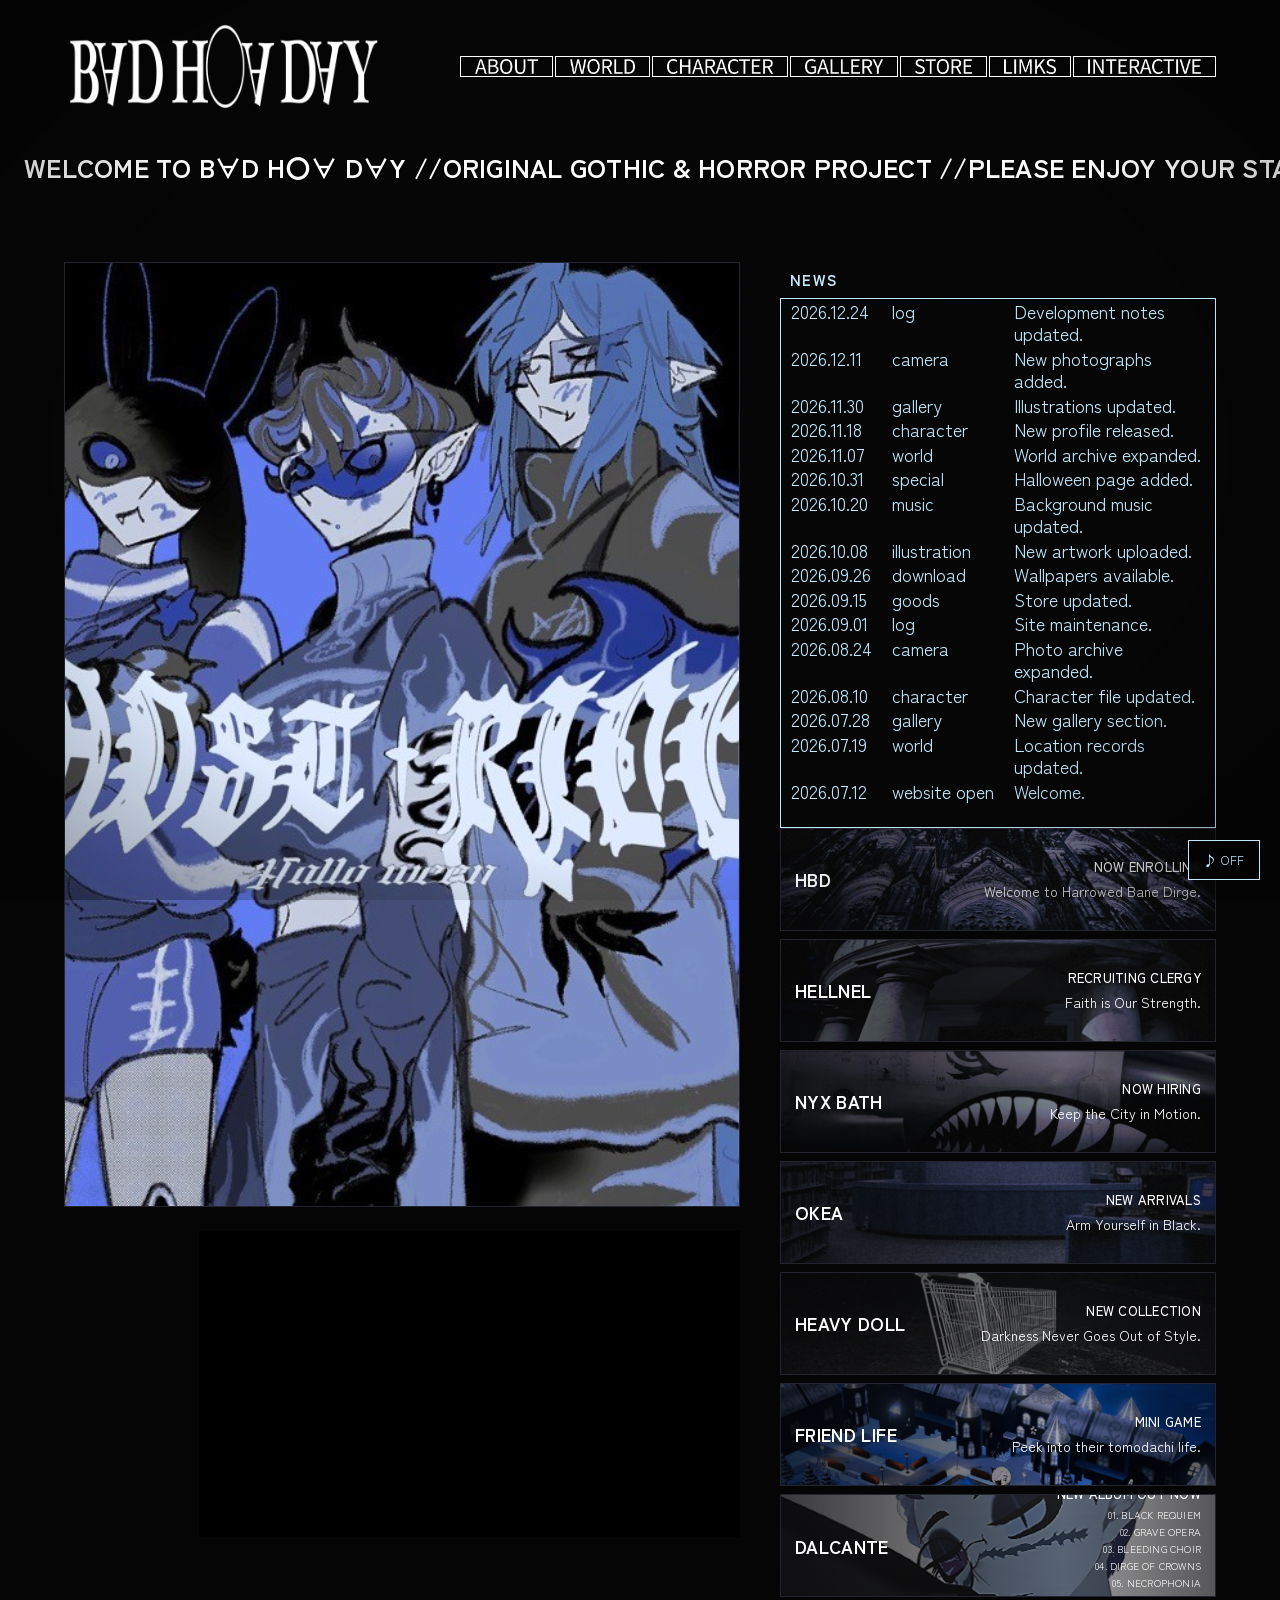
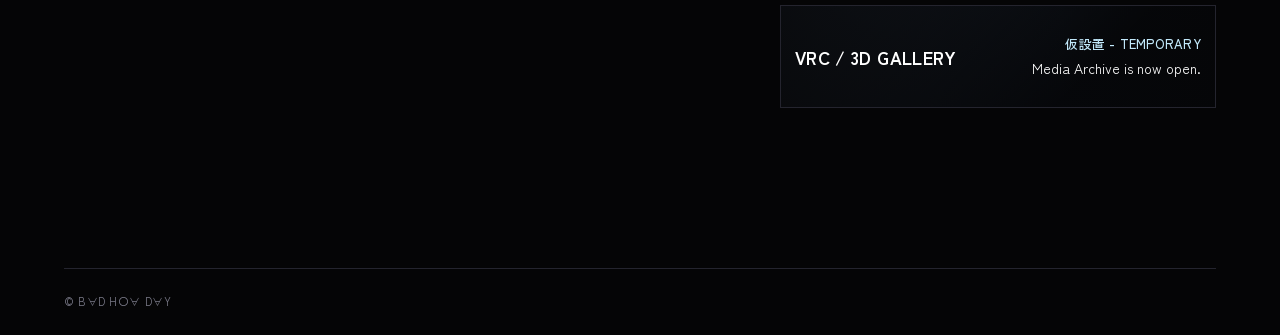
<file: index.html>
<!DOCTYPE html>
<html lang="ja">
<head>
  <meta charset="UTF-8" />
  <meta name="viewport" content="width=device-width, initial-scale=1.0" />
  <title>B∀D H〇∀ D∀Y — Official Site</title>
  <meta name="description" content="オリジナルゴシック&ホラープロジェクト『B∀D H〇∀ D∀Y』公式サイト。" />

  <!-- Google Fonts: ブラックレター / 装飾セリフ / クラシックセリフ / 等幅 -->
  <link rel="preconnect" href="https://fonts.googleapis.com" />
  <link rel="preconnect" href="https://fonts.gstatic.com" crossorigin />
  <link
    href="https://fonts.googleapis.com/css2?family=Zen+Kaku+Gothic+New:wght@400;500;700;900&display=swap"
    rel="stylesheet"
  />

  <!-- Stylesheets: 読み込み順が重要（reset → variables → layout → components → page） -->
  <!-- css/js/data/assetsフォルダに分けて管理しています -->
  <link rel="stylesheet" href="css/reset.css" />
  <link rel="stylesheet" href="css/variables.css" />
  <link rel="stylesheet" href="css/layout.css" />
  <link rel="stylesheet" href="css/components.css" />
  <link rel="stylesheet" href="css/home.css" />
</head>
<body>
  <!-- 全体に薄く敷くグレイン/ビネット演出。装飾のみでコンテンツを含まないため aria-hidden -->
  <div class="grain-overlay" aria-hidden="true"></div>
  <div class="vignette-overlay" aria-hidden="true"></div>

  <div class="site-wrap">

    <!-- ================= HEADER ================= -->
    <header class="site-header">
      <a href="index.html" class="site-logo">
        <img src="assets/logo.png" alt="B∀D H〇∀ D∀Y" />
      </a>

      <nav class="global-nav" aria-label="グローバルナビゲーション">
        <ul>
          <li><a href="about.html"><img src="assets/nav_cyan_about.png" alt="ABOUT" /></a></li>
          <li><a href="world.html"><img src="assets/nav_cyan_world.png" alt="WORLD" /></a></li>
          <li><a href="character.html"><img src="assets/nav_cyan_character.png" alt="CHARACTER" /></a></li>
          <li><a href="gallery.html"><img src="assets/nav_cyan_gallery.png" alt="GALLERY" /></a></li>
          <li><a href="store.html"><img src="assets/nav_cyan_store.png" alt="STORE" /></a></li>
          <li><a href="links.html"><img src="assets/nav_cyan_limks.png" alt="LIMKS" /></a></li>
          <li><a href="interactive.html"><img src="assets/nav_cyan_interactive.png" alt="INTERACTIVE" /></a></li>
        </ul>
      </nav>
    </header>
  </div>

  <!-- ================= WELCOME MARQUEE(端から端まで流れるようsite-wrapの外に配置) ================= -->
  <div class="marquee-bar">
    <div class="marquee-track">
      <span
        >WELCOME TO B∀D H〇∀ D∀Y //ORIGINAL GOTHIC &amp; HORROR PROJECT //PLEASE
        ENJOY YOUR STAY //CHARACTER FILES ARE UPDATED REGULARLY //THANK YOU FOR
        VISITING.</span
      >
    </div>
  </div>

  <div class="site-wrap">

    <!-- ================= MAIN ================= -->
    <main>
      <div class="main-grid">

        <!-- ---- LEFT: キービジュアル + 動画 ---- -->
        <div class="main-col-left">

          <div class="key-visual"></div>

          <div class="video-panel panel">
            <div class="video-frame-wrap">
              <iframe
                src="https://www.youtube.com/embed/YT6NumwvXDU"
                title="B∀D H〇∀ D∀Y — Tomodachi Life"
                loading="lazy"
                allow="accelerometer; autoplay; clipboard-write; encrypted-media; gyroscope; picture-in-picture"
                allowfullscreen
              ></iframe>
            </div>
          </div>

        </div>

        <!-- ---- RIGHT: NEWS + バナー群 ---- -->
        <div class="main-col-right">

          <section class="panel news-panel">
            <h2 class="panel-heading">NEWS</h2>
            <div class="news-log">
              <table>
                <tbody id="news-log-body">
                  <!-- main.js が js/data/news.json から動的に描画する -->
                </tbody>
              </table>
            </div>
          </section>

          <section class="banner-stack" aria-label="関連施設・イベントのお知らせ">

            <a href="world.html#hbd" class="ad-banner theme-hbd">
              <div class="ad-banner-content">
                <span class="ad-banner-title">HBD</span>
                <div class="ad-banner-subtext">
                  <span class="ad-banner-tag">NOW ENROLLING</span>
                  <p class="ad-banner-copy">Welcome to Harrowed Bane Dirge.</p>
                </div>
              </div>
            </a>

            <a href="type.html" class="ad-banner theme-hellnel">
              <div class="ad-banner-content">
                <span class="ad-banner-title">HELLNEL</span>
                <div class="ad-banner-subtext">
                  <span class="ad-banner-tag">RECRUITING CLERGY</span>
                  <p class="ad-banner-copy">Faith is Our Strength.</p>
                </div>
              </div>
            </a>

            <a href="world.html#nbt" class="ad-banner theme-nyx">
              <div class="ad-banner-content">
                <span class="ad-banner-title">NYX BATH</span>
                <div class="ad-banner-subtext">
                  <span class="ad-banner-tag">NOW HIRING</span>
                  <p class="ad-banner-copy">Keep the City in Motion.</p>
                </div>
              </div>
            </a>

            <a href="world.html#okea" class="ad-banner theme-okea">
              <div class="ad-banner-content">
                <span class="ad-banner-title">OKEA</span>
                <div class="ad-banner-subtext">
                  <span class="ad-banner-tag">NEW ARRIVALS</span>
                  <p class="ad-banner-copy">Arm Yourself in Black.</p>
                </div>
              </div>
            </a>

            <a href="store.html#heavy-doll" class="ad-banner theme-heavydoll">
              <div class="ad-banner-content">
                <span class="ad-banner-title">HEAVY DOLL</span>
                <div class="ad-banner-subtext">
                  <span class="ad-banner-tag">NEW COLLECTION</span>
                  <p class="ad-banner-copy">Darkness Never Goes Out of Style.</p>
                </div>
              </div>
            </a>

            <a href="interactive.html#friend-life" class="ad-banner theme-friendlife">
              <div class="ad-banner-content">
                <span class="ad-banner-title">FRIEND LIFE</span>
                <div class="ad-banner-subtext">
                  <span class="ad-banner-tag">MINI GAME</span>
                  <p class="ad-banner-copy">Peek into their tomodachi life.</p>
                </div>
              </div>
            </a>

            <a href="character.html#dalcante" class="ad-banner theme-dalcante">
              <div class="ad-banner-content">
                <span class="ad-banner-title">DALCANTE</span>
                <div class="ad-banner-subtext">
                  <span class="ad-banner-tag">NEW ALBUM OUT NOW</span>
                  <div class="dalcante-tracklist">
                    01. BLACK REQUIEM<br />
                    02. GRAVE OPERA<br />
                    03. BLEEDING CHOIR<br />
                    04. DIRGE OF CROWNS<br />
                    05. NECROPHONIA<br />
                    06. NOCTURNAL MASS
                  </div>
                </div>
              </div>
            </a>

            <!-- 仮バナー: VRC/3D GALLERYページへの導線(正式なバナー画像が用意され次第差し替え予定) -->
            <a href="gallery.html" class="ad-banner theme-gallery-temp">
              <div class="ad-banner-content">
                <span class="ad-banner-title">VRC / 3D GALLERY</span>
                <div class="ad-banner-subtext">
                  <span class="ad-banner-tag">仮設置 - TEMPORARY</span>
                  <p class="ad-banner-copy">Media Archive is now open.</p>
                </div>
              </div>
            </a>

          </section>

        </div>
      </div>
    </main>

    <!-- ================= FOOTER ================= -->
    <footer class="site-footer">
      <div class="footer-meta">
        <span>&copy; B∀D H〇∀ D∀Y</span>
      </div>
    </footer>

  </div>

  <!-- ================= BGM ================= -->
  <!-- ブラウザの自動再生制限により、ページ読込時ではなく
       ユーザーがボタンを押した時点で再生を開始する -->
  <audio id="bgm-audio" src="assets/bgm.mp3" loop preload="none"></audio>
  <button id="bgm-toggle" class="bgm-toggle" type="button" aria-pressed="false">
    <span class="bgm-icon">♪</span>
    <span class="bgm-label">OFF</span>
  </button>

  <script src="js/main.js"></script>
</body>
</html>
</file>
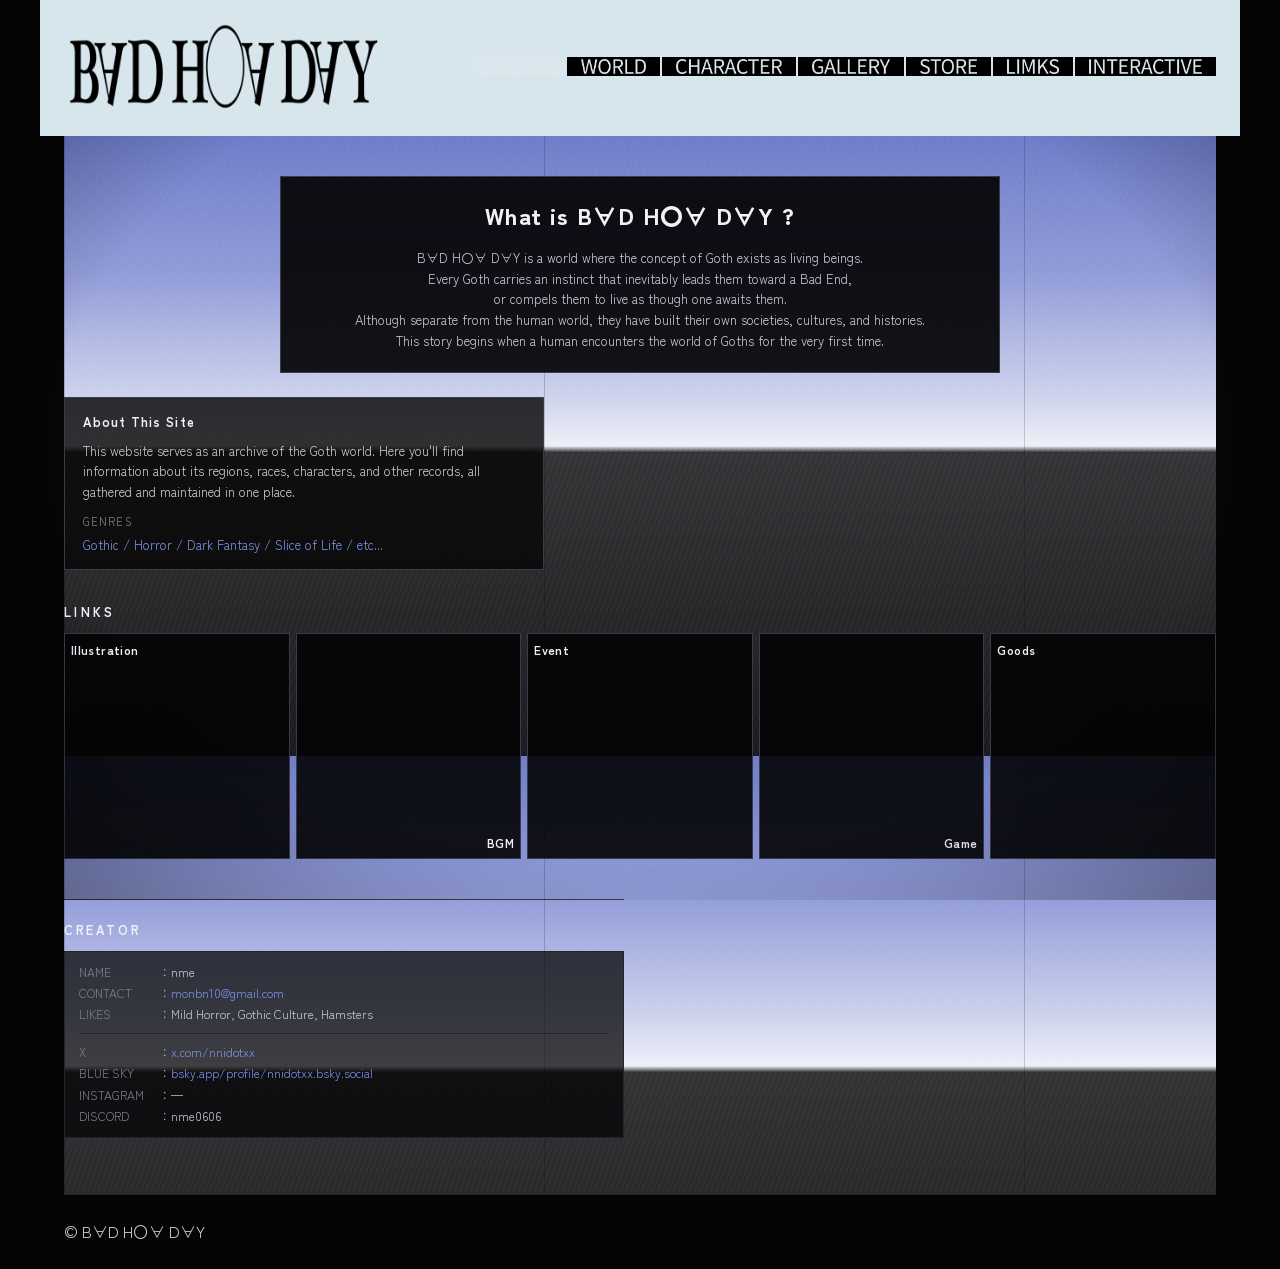
<file: about.html>
<!DOCTYPE html>
<html lang="ja">
<head>
  <meta charset="UTF-8" />
  <meta name="viewport" content="width=device-width, initial-scale=1.0" />
  <title>ABOUT — B∀D H〇∀ D∀Y</title>
  <meta name="description" content="『B∀D H〇∀ D∀Y』とは何か。サイトについて、および制作者情報。" />

  <!-- Google Fonts -->
  <link rel="preconnect" href="https://fonts.googleapis.com" />
  <link rel="preconnect" href="https://fonts.gstatic.com" crossorigin />
  <link
    href="https://fonts.googleapis.com/css2?family=Zen+Kaku+Gothic+New:wght@400;500;700;900&display=swap"
    rel="stylesheet"
  />

  <!-- Stylesheets: css/js/data/assetsフォルダに分けた構成 -->
  <link rel="stylesheet" href="css/reset.css" />
  <link rel="stylesheet" href="css/variables.css" />
  <link rel="stylesheet" href="css/layout.css" />
  <link rel="stylesheet" href="css/components.css" />
  <link rel="stylesheet" href="css/about.css" />
</head>
<body class="about-page">
  <div class="grain-overlay" aria-hidden="true"></div>
  <div class="vignette-overlay" aria-hidden="true"></div>

  <div class="site-wrap">

    <!-- ================= HEADER ================= -->
    <header class="site-header">
      <a href="index.html" class="site-logo">
        <img src="assets/logo.png" alt="B∀D H〇∀ D∀Y" />
      </a>

      <nav class="global-nav" aria-label="グローバルナビゲーション">
        <ul>
          <li><a href="about.html" class="is-active" aria-current="page"><img src="assets/nav_mint_about.png" alt="ABOUT" /></a></li>
          <li><a href="world.html"><img src="assets/nav_mint_world.png" alt="WORLD" /></a></li>
          <li><a href="character.html"><img src="assets/nav_mint_character.png" alt="CHARACTER" /></a></li>
          <li><a href="gallery.html"><img src="assets/nav_mint_gallery.png" alt="GALLERY" /></a></li>
          <li><a href="store.html"><img src="assets/nav_mint_store.png" alt="STORE" /></a></li>
          <li><a href="links.html"><img src="assets/nav_mint_limks.png" alt="LIMKS" /></a></li>
          <li><a href="interactive.html"><img src="assets/nav_mint_interactive.png" alt="INTERACTIVE" /></a></li>
        </ul>
      </nav>
    </header>

    <!-- ================= MAIN: 曇天の草原タイル背景 ================= -->
    <main class="field-bg about-main">

      <!-- ---- Hero: What is B∀D H〇∀ D∀Y ? ---- -->
      <section class="about-hero">
        <h1>What is B∀D H〇∀ D∀Y ?</h1>
        <p>
          B∀D H〇∀ D∀Y is a world where the concept of Goth exists as living beings.<br />
          Every Goth carries an instinct that inevitably leads them toward a Bad End,<br />
          or compels them to live as though one awaits them.<br />
          Although separate from the human world, they have built their own societies, cultures, and histories.<br />
          This story begins when a human encounters the world of Goths for the very first time.
        </p>
      </section>

      <!-- ---- About This Site ---- -->
      <section class="about-site-box">
        <h2>About This Site</h2>
        <p>
          This website serves as an archive of the Goth world.
          Here you'll find information about its regions, races, characters,
          and other records, all gathered and maintained in one place.
        </p>
        <div class="genres-label">GENRES</div>
        <div class="genres-value">Gothic / Horror / Dark Fantasy / Slice of Life / etc...</div>
      </section>

      <!-- ---- LINKS ---- -->
      <section class="about-links">
        <h2>LINKS</h2>
        <div class="link-tiles">
          <a href="#" class="link-tile"><span>Illustration</span></a>
          <a href="#" class="link-tile"><span>BGM</span></a>
          <a href="#" class="link-tile"><span>Event</span></a>
          <a href="#" class="link-tile"><span>Game</span></a>
          <a href="#" class="link-tile"><span>Goods</span></a>
        </div>
      </section>

      <!-- ---- CREATOR ---- -->
      <section class="creator-section">
        <h2>CREATOR</h2>
        <dl class="creator-info">
          <div class="creator-row"><dt>NAME</dt><dd>：nme</dd></div>
          <div class="creator-row"><dt>CONTACT</dt><dd>：<a href="mailto:monbn10@gmail.com">monbn10@gmail.com</a></dd></div>
          <div class="creator-row"><dt>LIKES</dt><dd>：Mild Horror, Gothic Culture, Hamsters</dd></div>

          <div class="creator-links">
            <div class="creator-row"><dt>X</dt><dd>：<a href="https://x.com/nnidotxx?s=11&t=3MyCuNhjyWtkJuSW_qzDoQ" target="_blank" rel="noopener">x.com/nnidotxx</a></dd></div>
            <div class="creator-row"><dt>BLUE SKY</dt><dd>：<a href="https://bsky.app/profile/nnidotxx.bsky.social" target="_blank" rel="noopener">bsky.app/profile/nnidotxx.bsky.social</a></dd></div>
            <div class="creator-row"><dt>INSTAGRAM</dt><dd>：—</dd></div>
            <div class="creator-row"><dt>DISCORD</dt><dd>：nme0606</dd></div>
          </div>
        </dl>
      </section>

    </main>

    <!-- ================= FOOTER ================= -->
    <footer class="site-footer">
      <div class="footer-meta">
        <span>&copy; B∀D H〇∀ D∀Y</span>
      </div>
    </footer>

  </div>
</body>
</html>
</file>
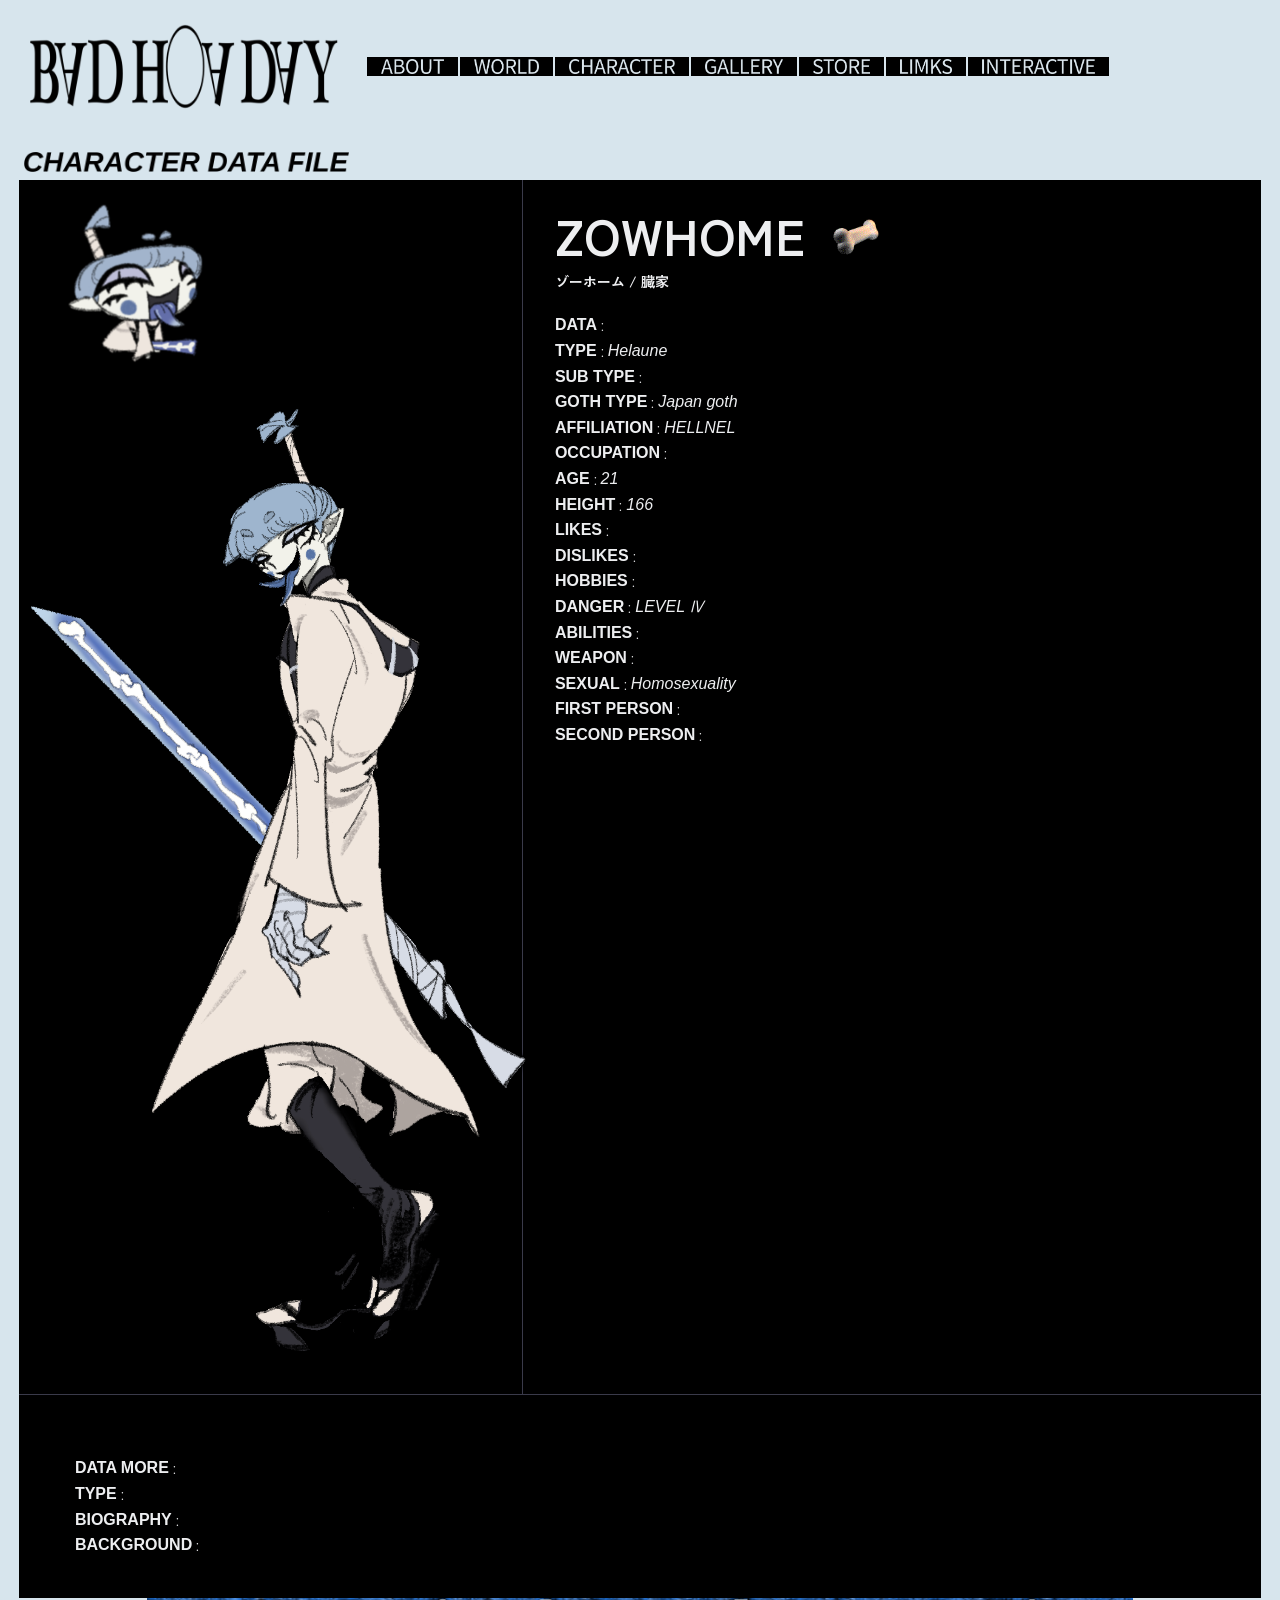
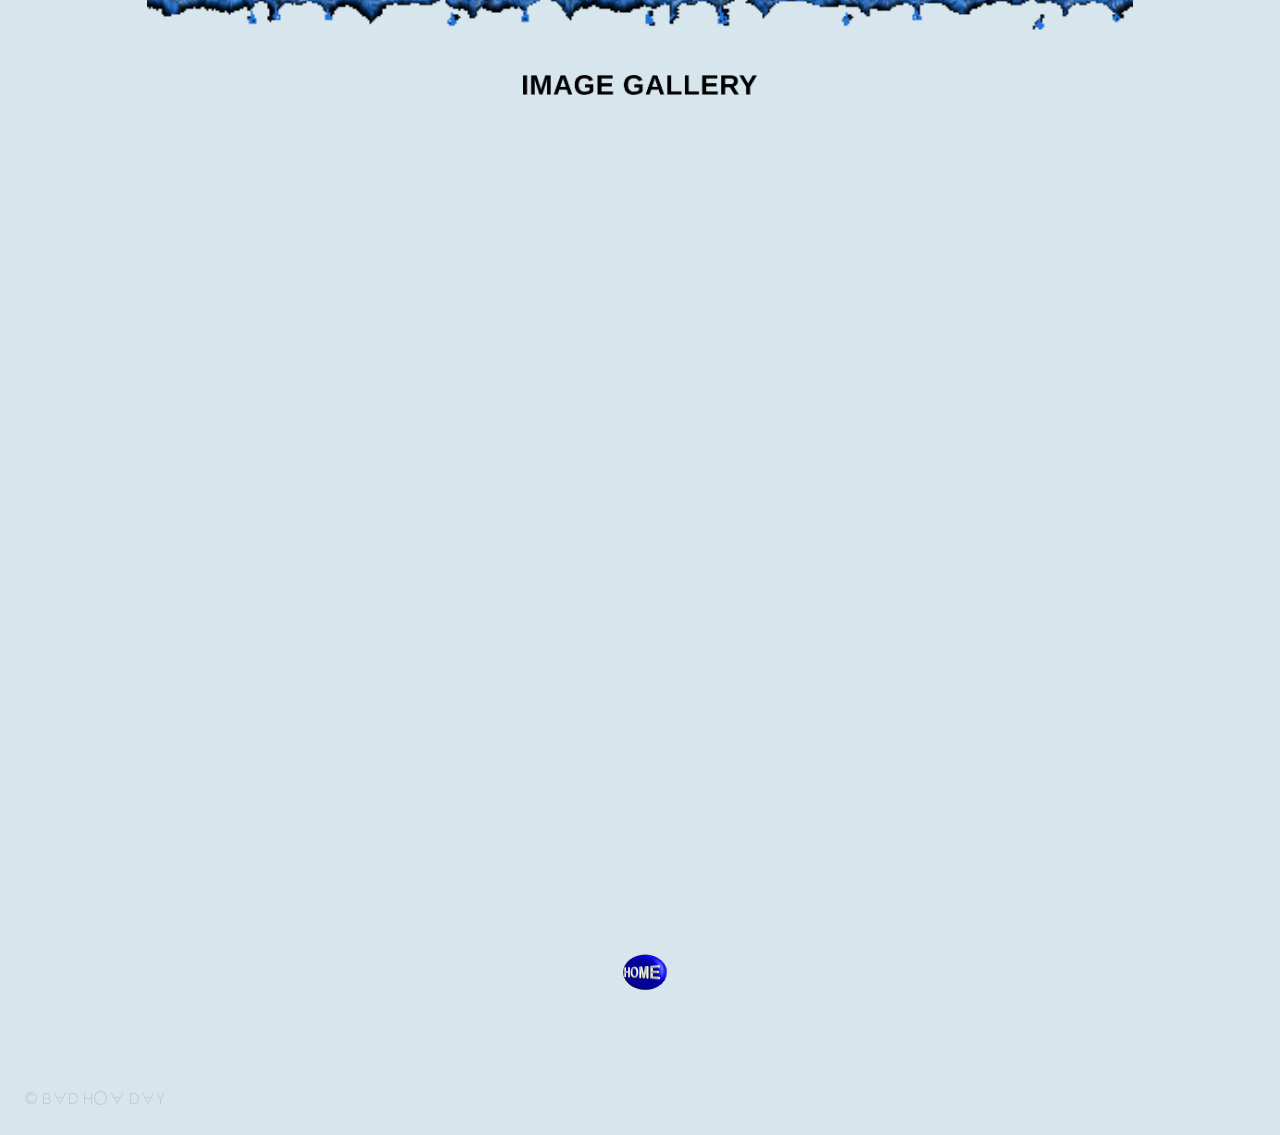
<file: character-zowhome.html>
<!DOCTYPE html>
<html lang="ja">
<head>
  <meta charset="UTF-8" />
  <meta name="viewport" content="width=device-width, initial-scale=1.0" />
  <title>ZOWHOME — CHARACTER DATA FILE — B∀D H〇∀ D∀Y</title>
  <meta name="description" content="ZOWHOME(ゾーホーム / 臓家) のキャラクターデータファイル。" />

  <!-- Google Fonts -->
  <link rel="preconnect" href="https://fonts.googleapis.com" />
  <link rel="preconnect" href="https://fonts.gstatic.com" crossorigin />
  <link
    href="https://fonts.googleapis.com/css2?family=Zen+Kaku+Gothic+New:wght@400;500;700;900&family=Noto+Sans+JP:wght@300;700&display=swap"
    rel="stylesheet"
  />

  <!-- Stylesheets: css/js/data/assetsフォルダに分けた構成 -->
  <link rel="stylesheet" href="css/reset.css" />
  <link rel="stylesheet" href="css/variables.css" />
  <link rel="stylesheet" href="css/layout.css" />
  <link rel="stylesheet" href="css/components.css" />
  <link rel="stylesheet" href="css/character-detail.css" />
</head>
<body class="detail-page">

  <div class="site-wrap">
    <!-- ================= HEADER(前回同様、淡い水色の帯+黒ナビ画像) ================= -->
    <header class="site-header">
      <a href="index.html" class="site-logo">
        <img src="assets/logo.png" alt="B∀D H〇∀ D∀Y" />
      </a>

      <nav class="global-nav" aria-label="グローバルナビゲーション">
        <ul>
          <li><a href="about.html"><img src="assets/nav_mint_about.png" alt="ABOUT" /></a></li>
          <li><a href="world.html"><img src="assets/nav_mint_world.png" alt="WORLD" /></a></li>
          <li><a href="character.html" class="is-active" aria-current="page"><img src="assets/nav_mint_character.png" alt="CHARACTER" /></a></li>
          <li><a href="gallery.html"><img src="assets/nav_mint_gallery.png" alt="GALLERY" /></a></li>
          <li><a href="store.html"><img src="assets/nav_mint_store.png" alt="STORE" /></a></li>
          <li><a href="links.html"><img src="assets/nav_mint_limks.png" alt="LIMKS" /></a></li>
          <li><a href="interactive.html"><img src="assets/nav_mint_interactive.png" alt="INTERACTIVE" /></a></li>
        </ul>
      </nav>
    </header>

    <!-- ================= CHARACTER DATA FILE タグ ================= -->
    <div class="detail-tag">
      <img src="assets/tag-character-data-file.png" alt="CHARACTER DATA FILE" />
    </div>
  </div>

  <!-- ================= 黒背景ゾーン(左右に5mmの余白) ================= -->
  <div class="detail-black-zone">
    <div class="site-wrap">

      <!-- ---- 上段: 写真 | DATA ---- -->
      <div class="detail-upper">
        <div class="detail-photo-col">
          <!-- SD/顔アイコン(全身イラストとは重ねず、上に配置) -->
          <img class="detail-photo-sd" src="assets/zowhome-sd.png" alt="ZOWHOME SDアイコン" />
          <!-- 全身イラスト(Toshin) -->
          <img class="detail-photo-full" src="assets/zowhome-fullbody.png" alt="ZOWHOME 全身イラスト" />
        </div>

        <div class="detail-data-col">
          <!-- NAME(見出し)が先、カタカナ/漢字名はその下(DATAと同じフォントサイズ) -->
          <div class="detail-name-row">
            <div class="detail-name-en" id="detail-name-en">ZOWHOME</div>
            <!-- 小さな装飾スタンプ: NAMEのすぐ横に配置 -->
            <img class="detail-deco-stamp" src="assets/zowhome-deco-stamp.gif" alt="" aria-hidden="true" />
          </div>
          <div class="detail-name-jp" id="detail-name-jp">ゾーホーム / 臓家</div>

          <!-- DATAは項目リストの一部として同じフォント・サイズで表示 -->
          <div class="detail-fields" id="detail-fields">
            <!-- character-detail.js が character-zowhome.json から動的に描画する -->
            <!-- 先頭に「DATA」見出し行を含む -->
          </div>

          <!-- CATCH COPY: Notion管理 -->
          <div class="detail-catchcopy" id="detail-catchcopy"></div>
        </div>
      </div>
    </div>

    <!-- 黒背景ゾーンの端まで伸びる横線(site-wrapのpaddingの影響を受けないよう独立させている) -->
    <div class="detail-full-divider"></div>

    <div class="site-wrap">
      <!-- ---- 下段: DATA MORE(Notion管理、DATAと同じ書式) ---- -->
      <div class="detail-lower">
        <div class="detail-fields" id="detail-fields-more">
          <!-- character-detail.js が動的に描画する -->
        </div>
      </div>

    </div>
  </div>

  <!-- 黒背景ゾーンのすぐ下に配置する装飾バナー(back blackが手前に来るよう重ね順を調整) -->
  <div class="site-wrap detail-banner-wrap">
    <img class="detail-deco-banner" src="assets/zowhome-deco-banner.gif" alt="" aria-hidden="true" />
  </div>

  <!-- ================= IMAGE GALLERY(淡い水色に戻る。中央寄せの見出しのみ、中身は空欄) ================= -->
  <div class="site-wrap">
    <div class="detail-gallery">
      <div class="detail-gallery-heading">
        <img src="assets/heading-image-gallery.png" alt="IMAGE GALLERY" />
      </div>
      <!-- ここに実際の画像を後から直接貼り付ける想定。カード枠など余計な装飾は追加しない -->
      <div class="detail-gallery-empty">
        <a href="index.html" class="detail-deco-footer-link">
          <img class="detail-deco-footer" src="assets/zowhome-deco-footer.gif" alt="TOPへ戻る" />
        </a>
      </div>
    </div>

    <!-- ================= FOOTER(区切り線なし) ================= -->
    <footer class="site-footer site-footer--noline">
      <div class="footer-meta">
        <span>&copy; B∀D H〇∀ D∀Y</span>
      </div>
    </footer>
  </div>

  <script src="js/character-detail.js"></script>
</body>
</html>
</file>
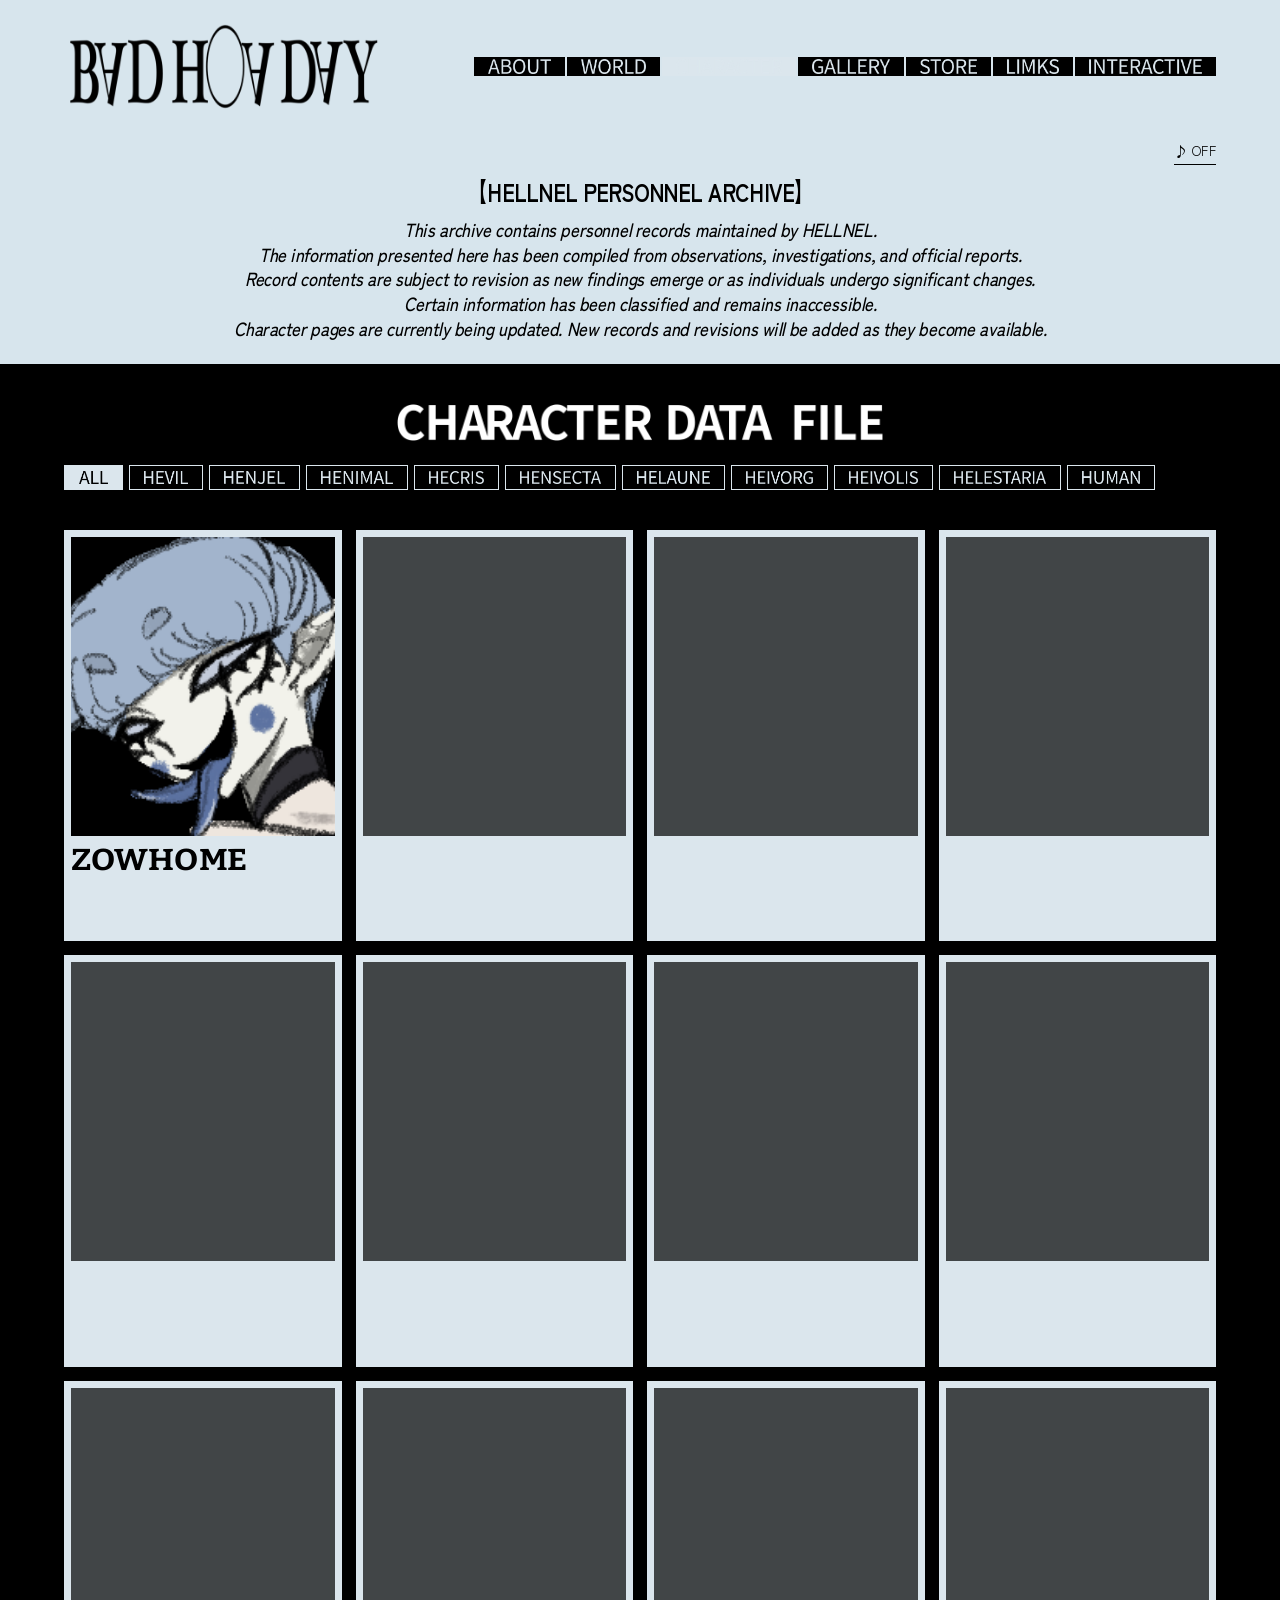
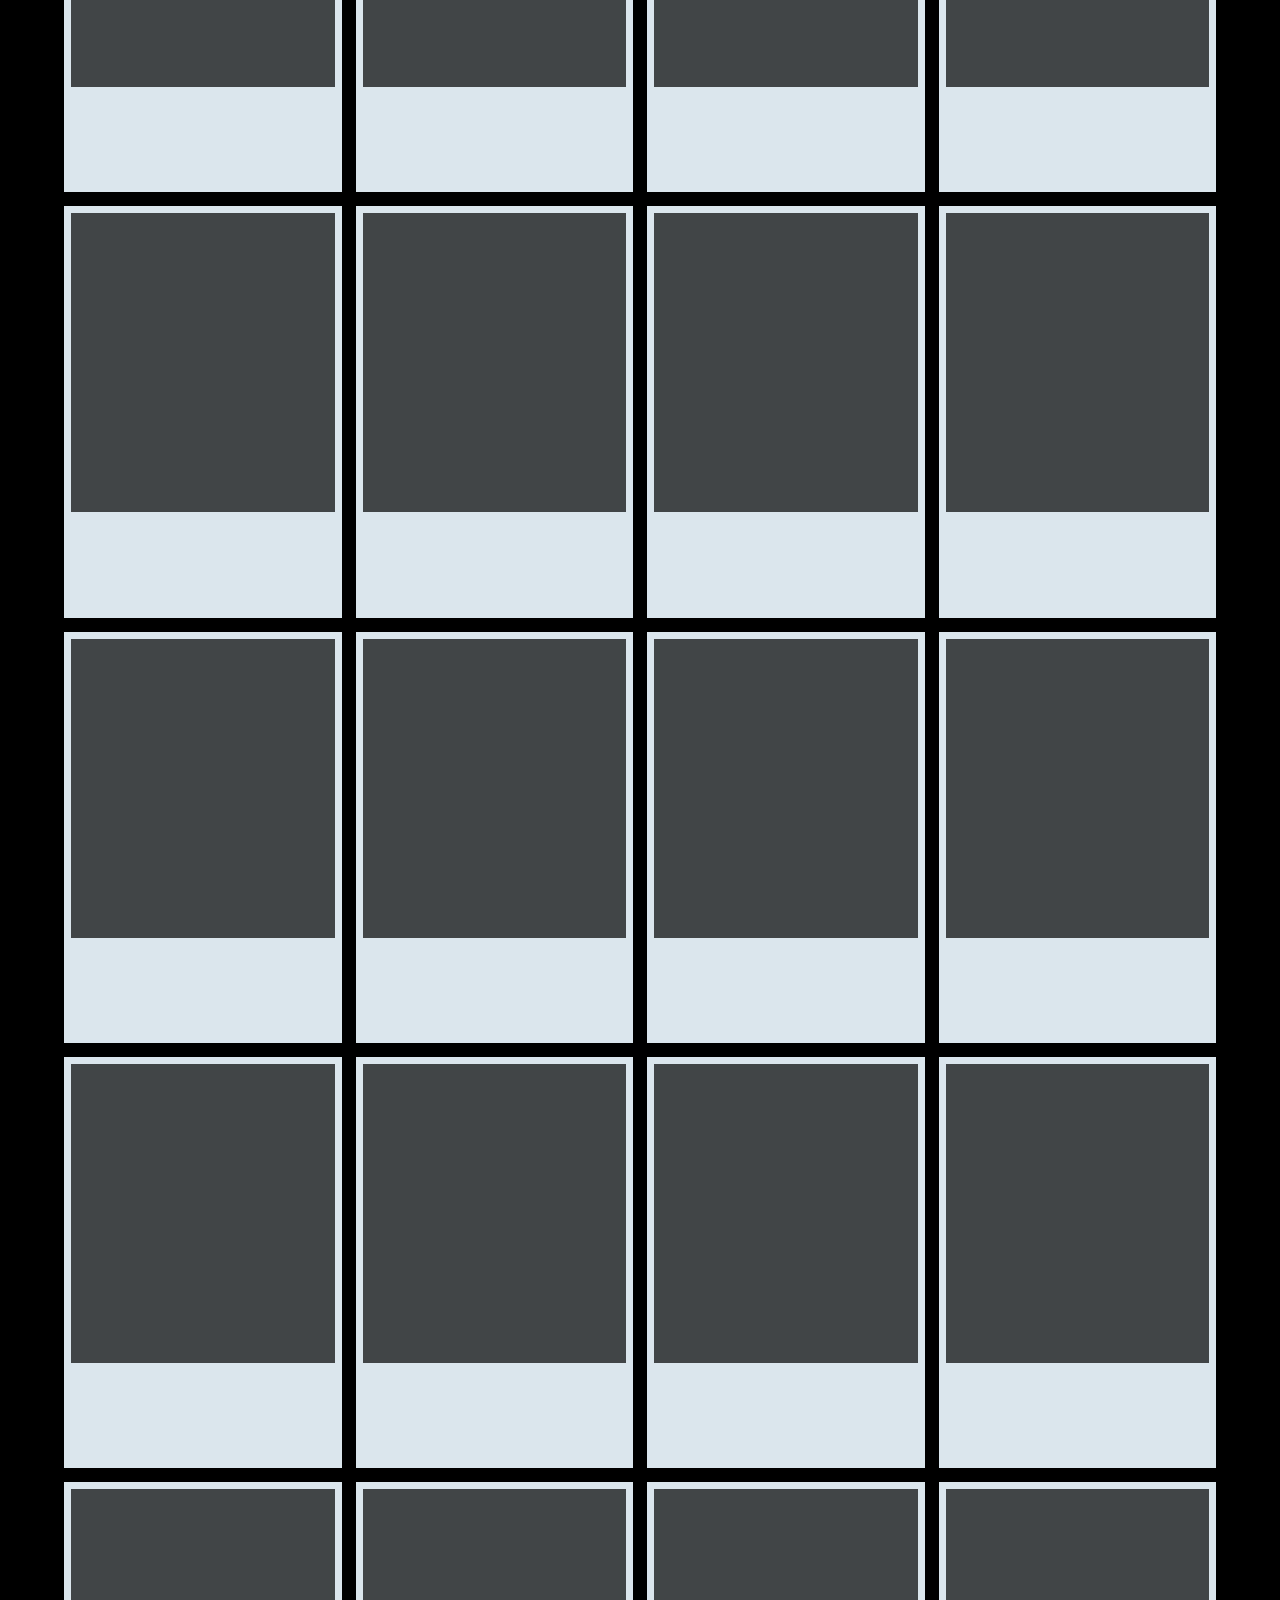
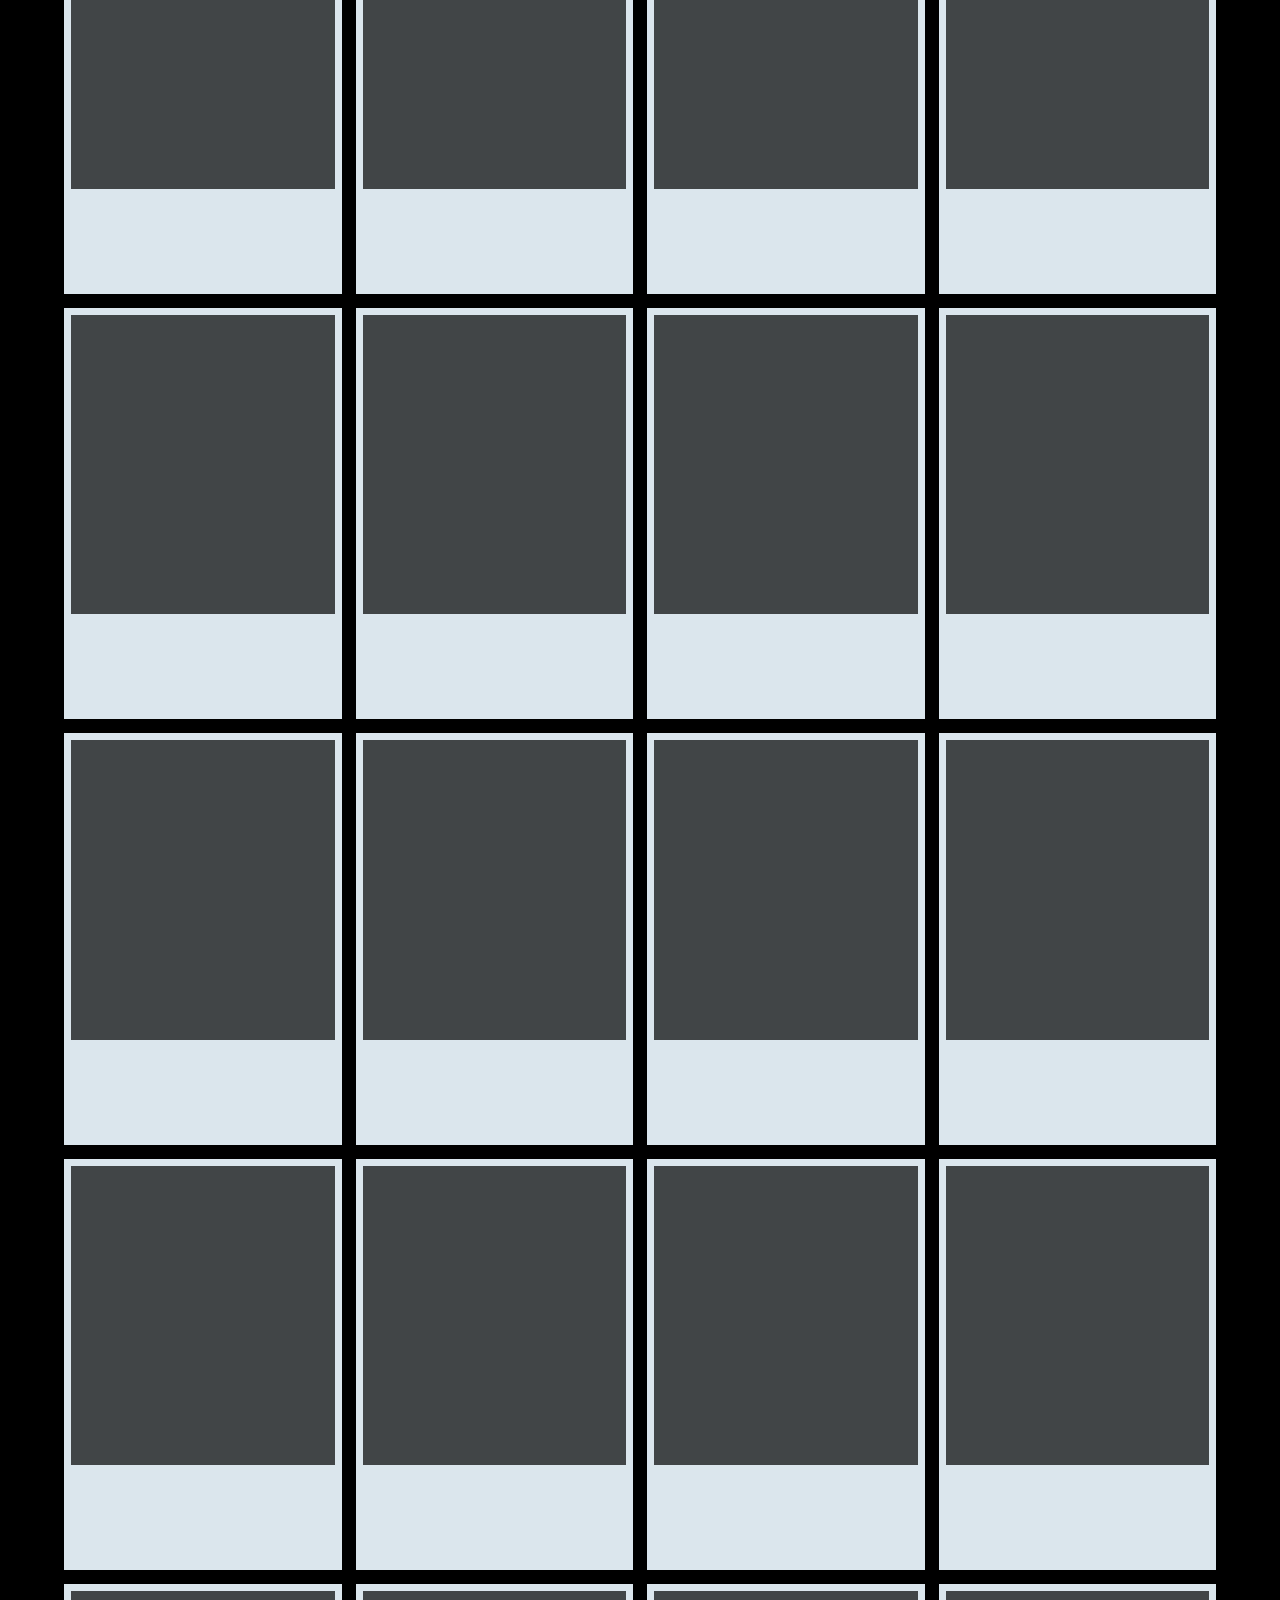
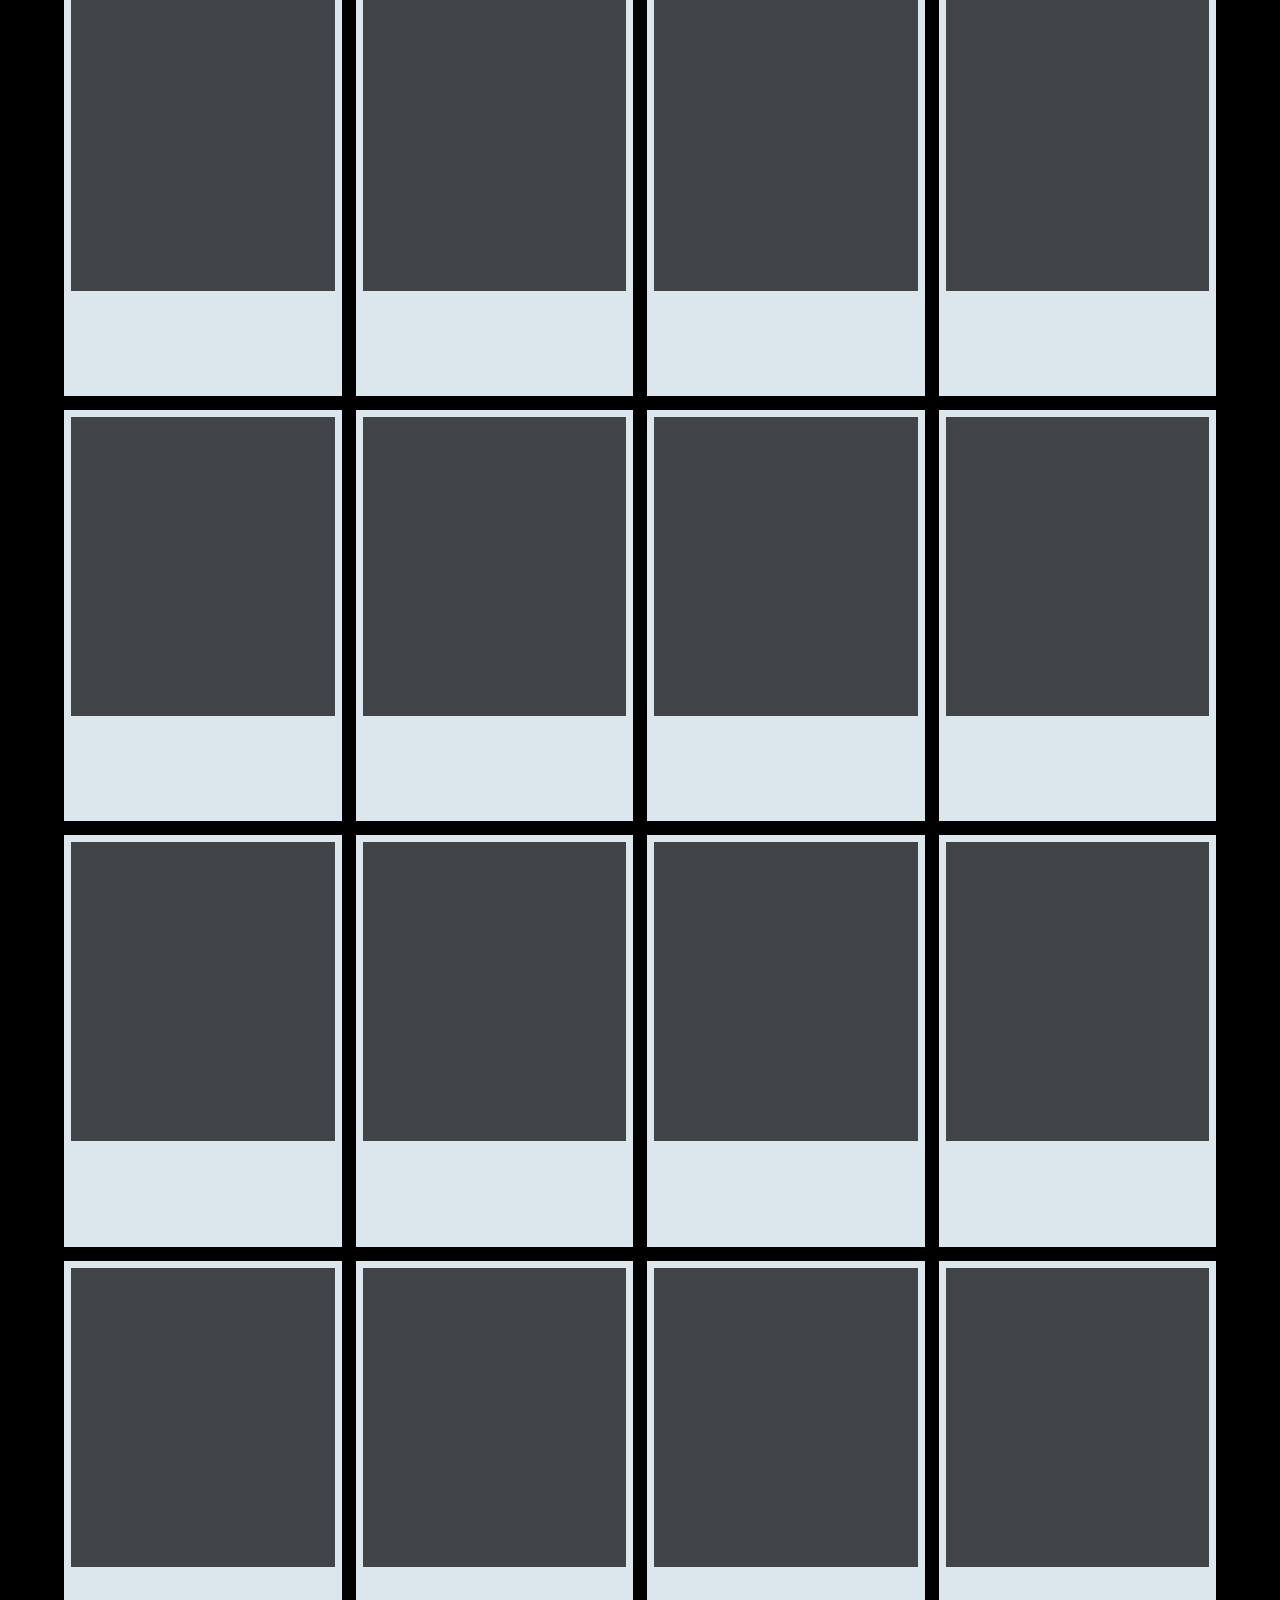
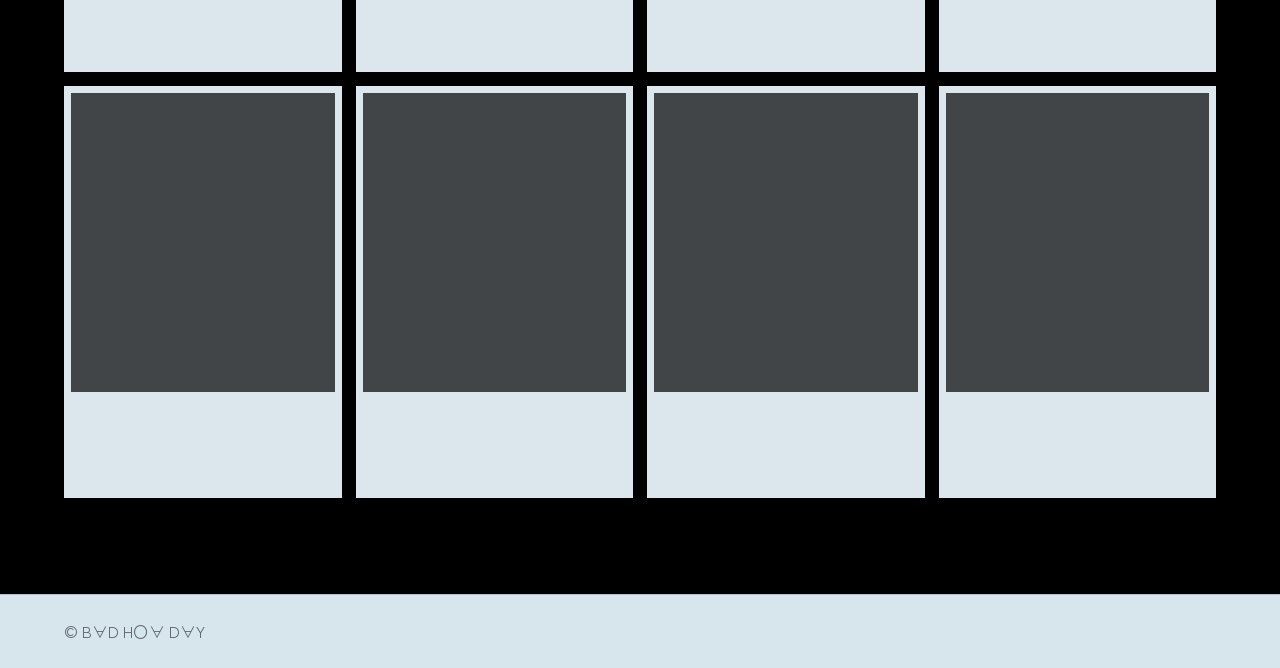
<file: character.html>
<!DOCTYPE html>
<html lang="ja">
<head>
  <meta charset="UTF-8" />
  <meta name="viewport" content="width=device-width, initial-scale=1.0" />
  <title>CHARACTER — B∀D H〇∀ D∀Y</title>
  <meta name="description" content="HELLNEL管理下のキャラクターデータファイル。B∀D H〇∀ D∀Yに登場するゴス達の記録。" />

  <!-- Google Fonts -->
  <link rel="preconnect" href="https://fonts.googleapis.com" />
  <link rel="preconnect" href="https://fonts.gstatic.com" crossorigin />
  <link
    href="https://fonts.googleapis.com/css2?family=Zen+Kaku+Gothic+New:wght@400;500;700;900&family=Bitter:wght@700&display=swap"
    rel="stylesheet"
  />

  <!-- Stylesheets: css/js/data/assetsフォルダに分けた構成 -->
  <link rel="stylesheet" href="css/reset.css" />
  <link rel="stylesheet" href="css/variables.css" />
  <link rel="stylesheet" href="css/layout.css" />
  <link rel="stylesheet" href="css/components.css" />
  <link rel="stylesheet" href="css/character.css" />
</head>
<body class="character-page">

  <div class="site-wrap">

    <!-- ================= HEADER(このページは淡い水色の帯) ================= -->
    <header class="site-header">
      <a href="index.html" class="site-logo">
        <img src="assets/logo.png" alt="B∀D H〇∀ D∀Y" />
      </a>

      <nav class="global-nav" aria-label="グローバルナビゲーション">
        <ul>
          <li><a href="about.html"><img src="assets/nav_mint_about.png" alt="ABOUT" /></a></li>
          <li><a href="world.html"><img src="assets/nav_mint_world.png" alt="WORLD" /></a></li>
          <li><a href="character.html" class="is-active" aria-current="page"><img src="assets/nav_mint_character.png" alt="CHARACTER" /></a></li>
          <li><a href="gallery.html"><img src="assets/nav_mint_gallery.png" alt="GALLERY" /></a></li>
          <li><a href="store.html"><img src="assets/nav_mint_store.png" alt="STORE" /></a></li>
          <li><a href="links.html"><img src="assets/nav_mint_limks.png" alt="LIMKS" /></a></li>
          <li><a href="interactive.html"><img src="assets/nav_mint_interactive.png" alt="INTERACTIVE" /></a></li>
        </ul>
      </nav>
    </header>

    <!-- ================= BGM: 枠なし・下線だけのシンプルなトグル(ページ上部) ================= -->
    <div class="bgm-bar">
      <audio id="bgm-audio" src="assets/bgm-character.mp3" loop preload="none"></audio>
      <button id="bgm-toggle" class="bgm-toggle-line" type="button" aria-pressed="false">
        <span class="bgm-icon">♪</span>
        <span class="bgm-label">OFF</span>
      </button>
    </div>

    <!-- ================= 注意書き(淡い水色の帯、黒文字) ================= -->
    <div class="notice-band reveal-on-load">
      <p class="archive-tag">【HELLNEL PERSONNEL ARCHIVE】</p>
      <p class="notice-text">
        This archive contains personnel records maintained by HELLNEL.<br />
        The information presented here has been compiled from observations, investigations, and official reports.<br />
        Record contents are subject to revision as new findings emerge or as individuals undergo significant changes.<br />
        Certain information has been classified and remains inaccessible.<br />
        Character pages are currently being updated. New records and revisions will be added as they become available.
      </p>
    </div>


  </div>

  <!-- ================= 黒背景のデータファイルエリア ================= -->
  <main class="character-data-zone">
    <div class="site-wrap">

      <h1 class="character-data-title">
        <img src="assets/character-data-file-title.png" alt="CHARACTER DATA FILE" />
      </h1>

      <div id="type-filter" class="type-filter" aria-label="タイプで絞り込み">
        <!-- character.js が characters.json のtypes配列から動的に描画する -->
      </div>

      <div id="character-grid" class="character-grid">
        <!-- character.js が characters.json からカードを動的に描画する -->
      </div>

    </div>
  </main>

  <!-- ================= FOOTER ================= -->
  <footer class="site-footer">
    <div class="site-wrap">
      <div class="footer-meta">
        <span>&copy; B∀D H〇∀ D∀Y</span>
      </div>
    </div>
  </footer>

  <script src="js/character.js"></script>
</body>
</html>
</file>
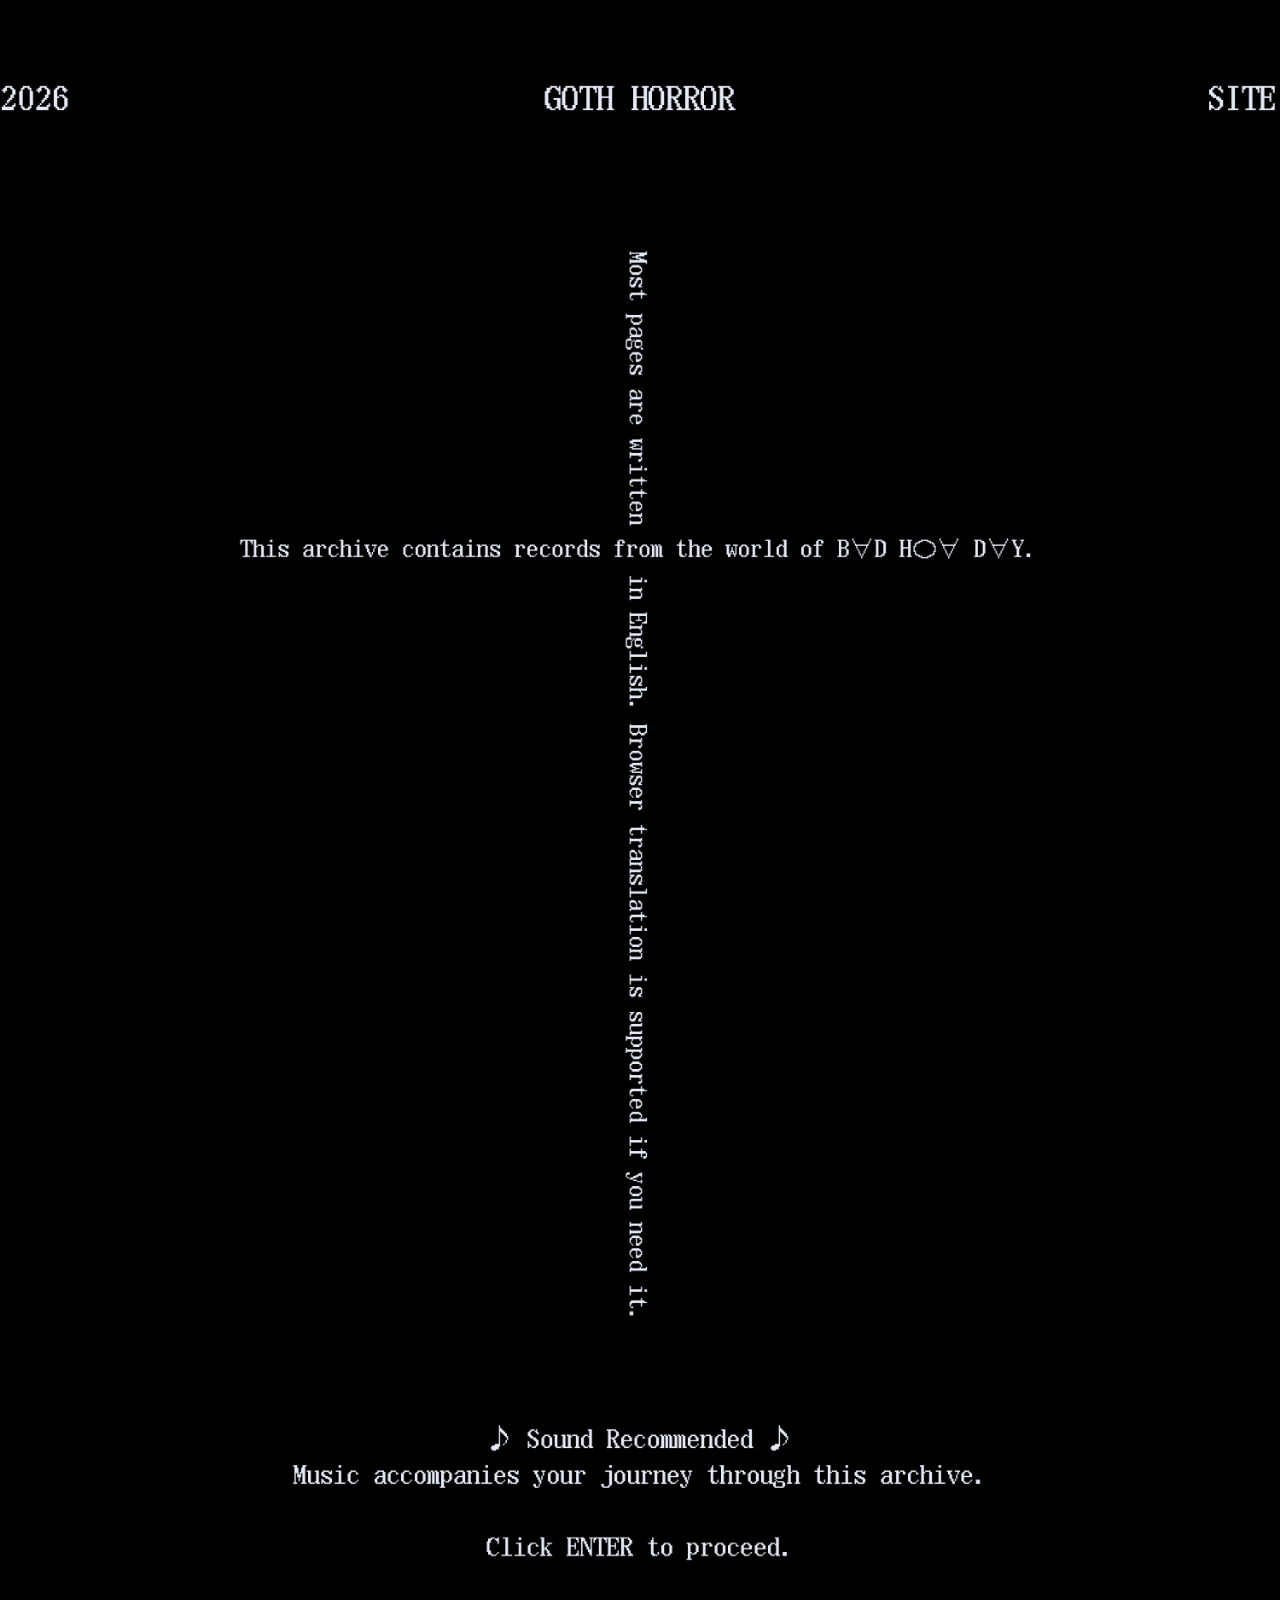
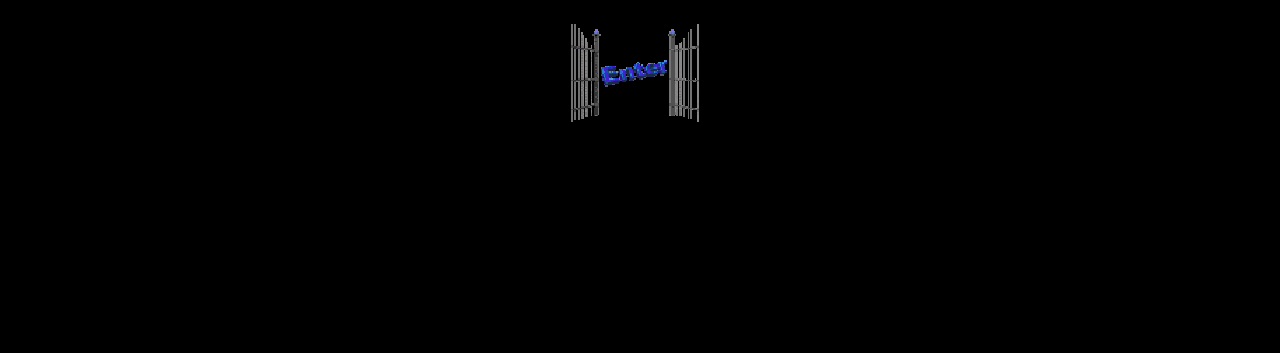
<file: entrance.html>
<!DOCTYPE html>
<html lang="ja">
<head>
  <meta charset="UTF-8" />
  <meta name="viewport" content="width=device-width, initial-scale=1.0" />
  <title>B∀D H〇∀ D∀Y — Entrance</title>
  <meta name="description" content="B∀D H〇∀ D∀Y の世界へようこそ。ENTERを押してアーカイブに入ってください。" />

  <link rel="stylesheet" href="css/variables.css" />
  <link rel="stylesheet" href="css/reset.css" />
  <link rel="stylesheet" href="css/entrance.css" />
</head>
<body class="entrance-page">

  <div class="entrance-canvas">

    <!-- ================= 全テキスト(ヘッダー・十字架テキスト・音楽案内)を1枚のpng画像として反映 ================= -->
    <img class="entrance-text-image entrance-reveal" src="assets/entrance-text.png" alt="2026 GOTH HORROR SITE. This archive contains records from the world of B∀D H〇∀ D∀Y. Most pages are written in English, browser translation is supported if you need it. Sound recommended. Music accompanies your journey through this archive. Click ENTER to proceed." />

    <!-- ================= ENTER(gif) ================= -->
    <a class="entrance-enter-gif entrance-reveal" href="index.html" aria-label="ENTER">
      <img src="assets/entrance-deco.gif" alt="ENTER" />
    </a>

  </div>

</body>
</html>
</file>
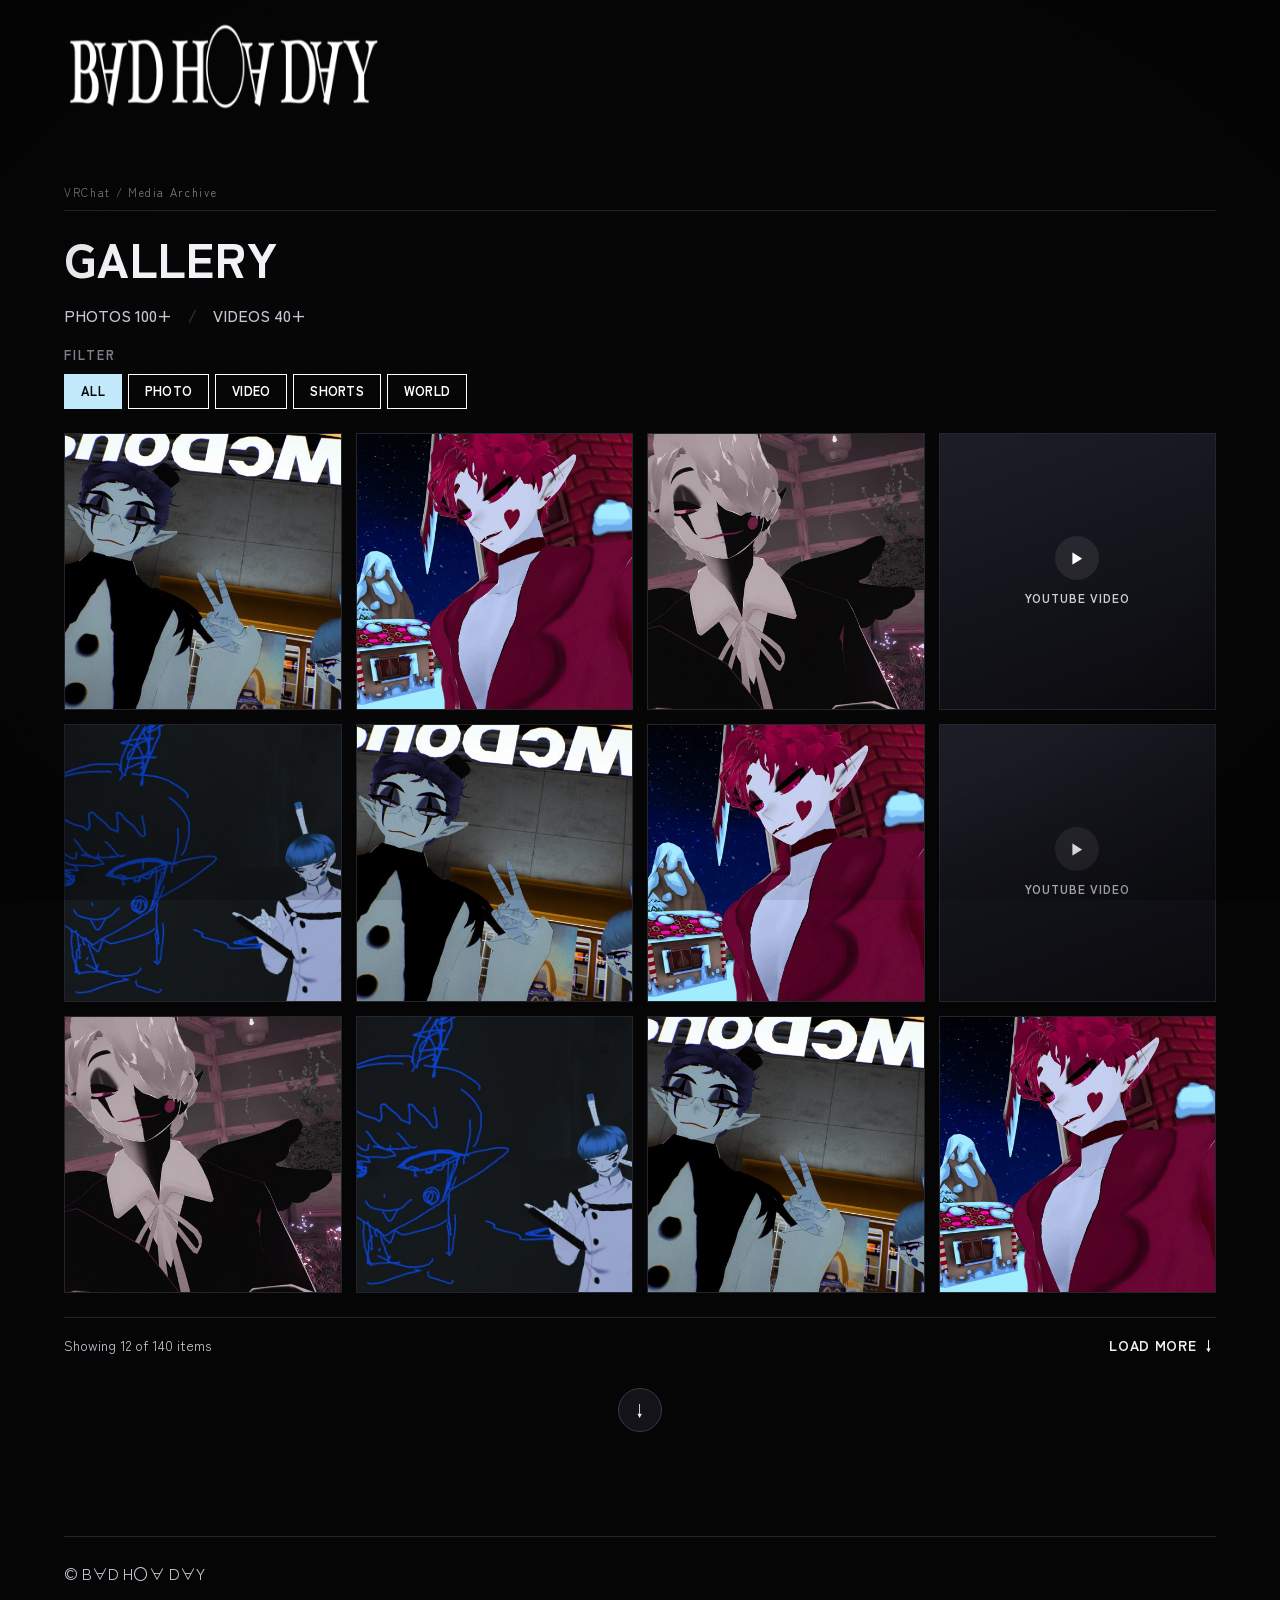
<file: gallery.html>
<!DOCTYPE html>
<html lang="ja">
<head>
  <meta charset="UTF-8" />
  <meta name="viewport" content="width=device-width, initial-scale=1.0" />
  <title>VRC/3D GALLERY — B∀D H〇∀ D∀Y</title>
  <meta name="description" content="B∀D H〇∀ D∀Y VRChat / 3Dメディアアーカイブ。写真・動画のギャラリーページ。" />

  <!-- Google Fonts -->
  <link rel="preconnect" href="https://fonts.googleapis.com" />
  <link rel="preconnect" href="https://fonts.gstatic.com" crossorigin />
  <link
    href="https://fonts.googleapis.com/css2?family=Zen+Kaku+Gothic+New:wght@400;500;700;900&display=swap"
    rel="stylesheet"
  />

  <!-- Stylesheets: css/js/data/assetsフォルダに分けた構成 -->
  <link rel="stylesheet" href="css/reset.css" />
  <link rel="stylesheet" href="css/variables.css" />
  <link rel="stylesheet" href="css/layout.css" />
  <link rel="stylesheet" href="css/components.css" />
  <link rel="stylesheet" href="css/gallery.css" />
</head>
<body class="gallery-page">
  <div class="grain-overlay" aria-hidden="true"></div>
  <div class="vignette-overlay" aria-hidden="true"></div>

  <div class="site-wrap">
    <!-- ================= HEADER(このページ専用: GALLERYタブと紛らわしいため、
         サイト共通ナビは出さずロゴのみ表示) ================= -->
    <header class="site-header gallery-header">
      <a href="index.html" class="site-logo">
        <img src="assets/logo.png" alt="B∀D H〇∀ D∀Y" />
      </a>
    </header>
  </div>

  <div class="site-wrap">
    <main>

      <div class="gallery-head">
        <p class="eyebrow-strip">VRChat / Media Archive</p>
        <h1 class="gallery-title">GALLERY</h1>
        <p class="gallery-counts">
          <span>PHOTOS <span id="gallery-photo-count">100+</span></span>
          <span class="gallery-count-sep">/</span>
          <span>VIDEOS <span id="gallery-video-count">40+</span></span>
        </p>
      </div>

      <div class="gallery-filter-row">
        <p class="gallery-filter-label">Filter</p>
        <div class="gallery-filter-tabs" role="tablist" aria-label="ギャラリーフィルター">
          <button type="button" class="gallery-filter-tab is-active" data-filter="all">ALL</button>
          <button type="button" class="gallery-filter-tab" data-filter="photo">PHOTO</button>
          <button type="button" class="gallery-filter-tab" data-filter="video">VIDEO</button>
          <button type="button" class="gallery-filter-tab" data-filter="shorts">SHORTS</button>
          <button type="button" class="gallery-filter-tab" data-filter="world">WORLD</button>
        </div>
      </div>

      <div class="gallery-grid" id="gallery-grid">
        <!-- gallery.js が data/gallery.json から動的に描画する -->
      </div>

      <div class="gallery-footer-bar">
        <span>Showing <span id="gallery-shown-count">12</span> of <span id="gallery-total-count">140</span> items</span>
        <button type="button" class="gallery-load-more" id="gallery-load-more">LOAD MORE &#8595;</button>
      </div>

      <div class="gallery-load-more-wrap">
        <button type="button" class="gallery-load-more-circle" id="gallery-load-more-circle" aria-label="もっと見る">
          &#8595;
        </button>
      </div>

    </main>

    <!-- ================= FOOTER ================= -->
    <footer class="site-footer">
      <div class="footer-meta">
        <span>&copy; B∀D H〇∀ D∀Y</span>
      </div>
    </footer>
  </div>

  <script src="js/gallery.js"></script>
</body>
</html>
</file>
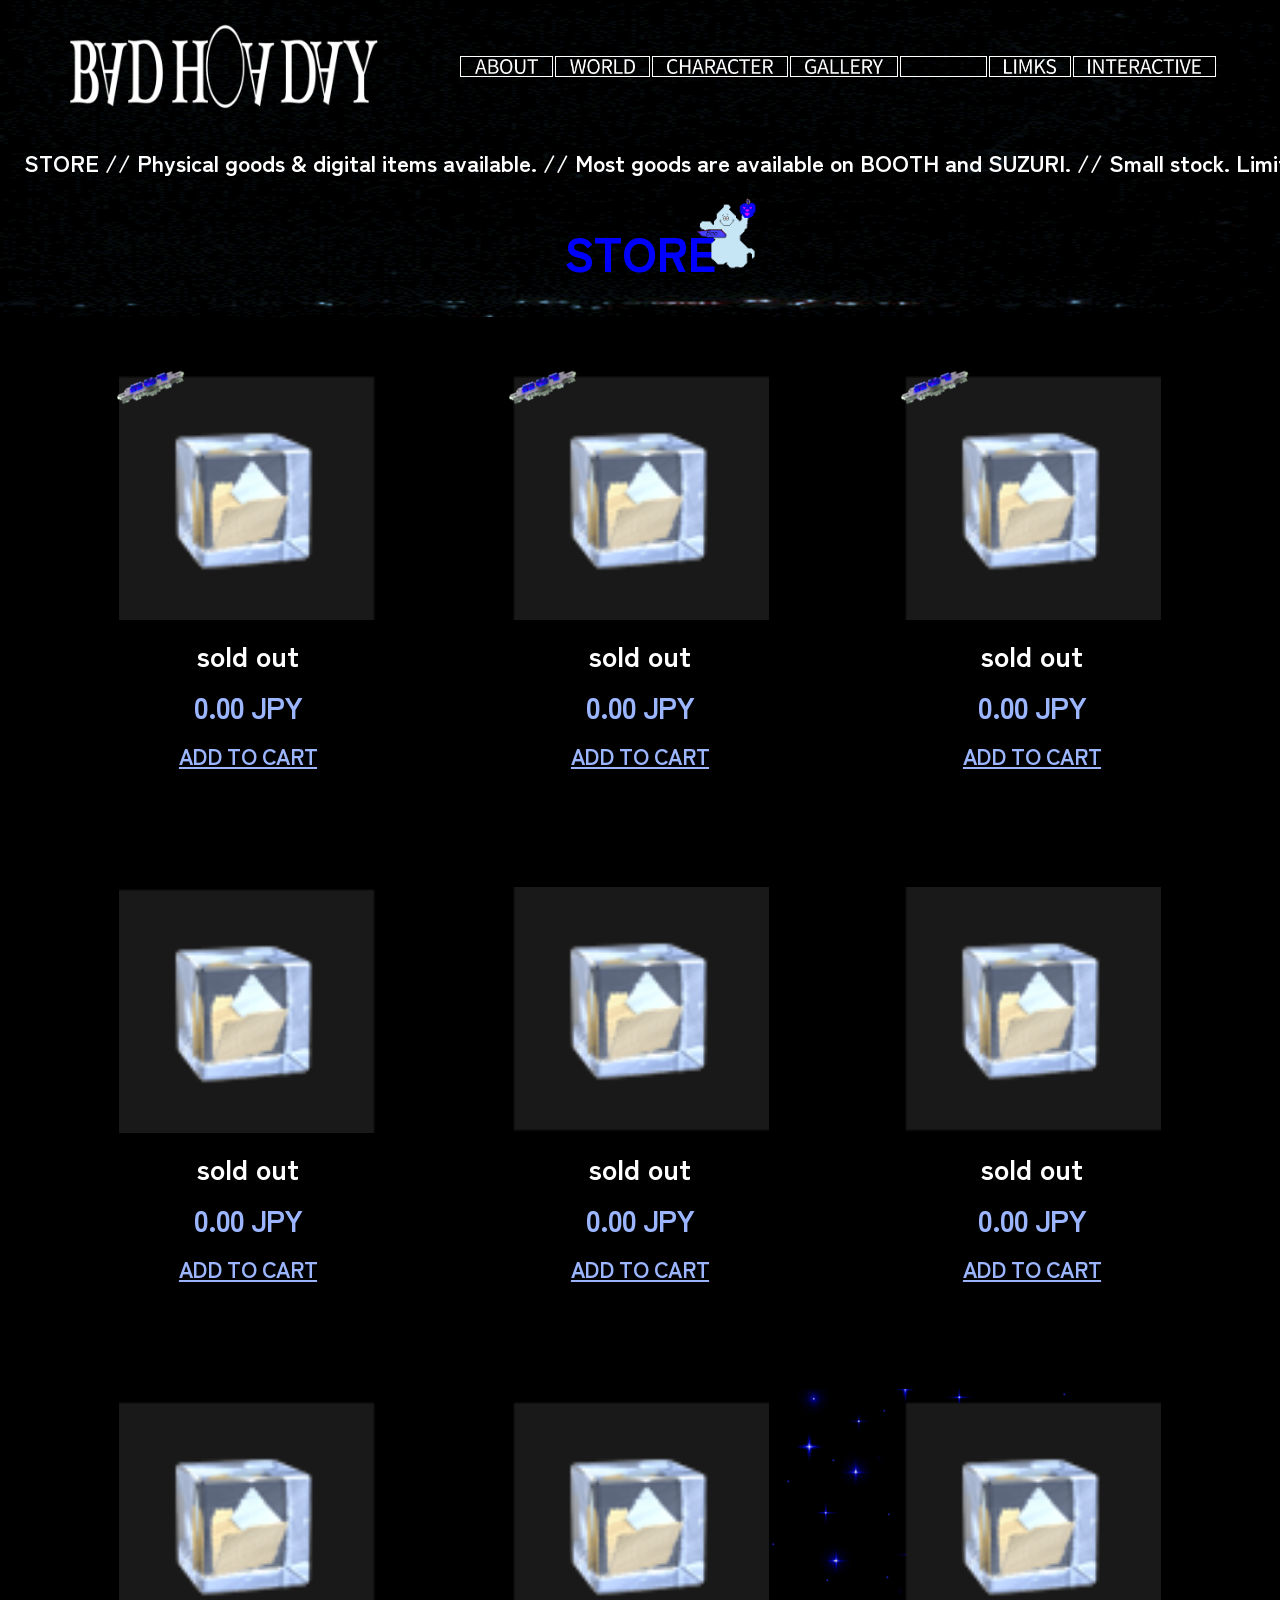
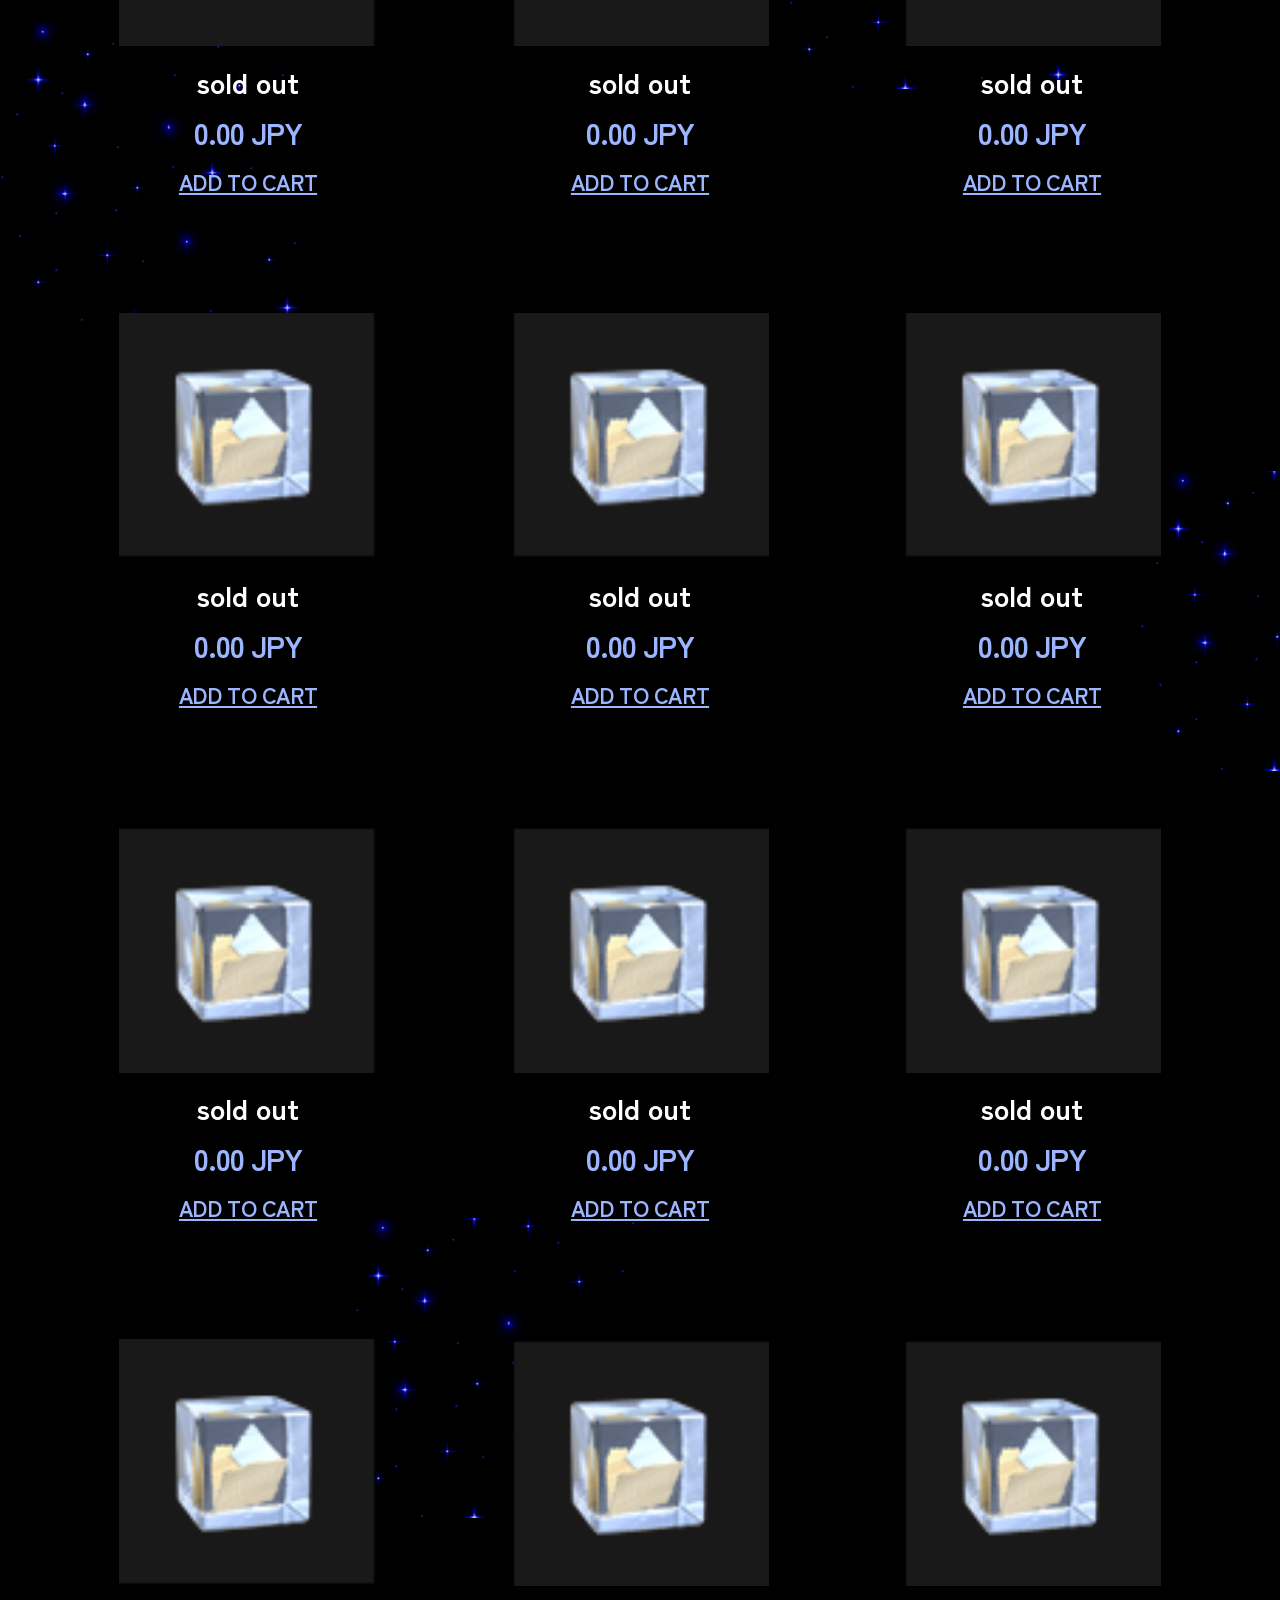
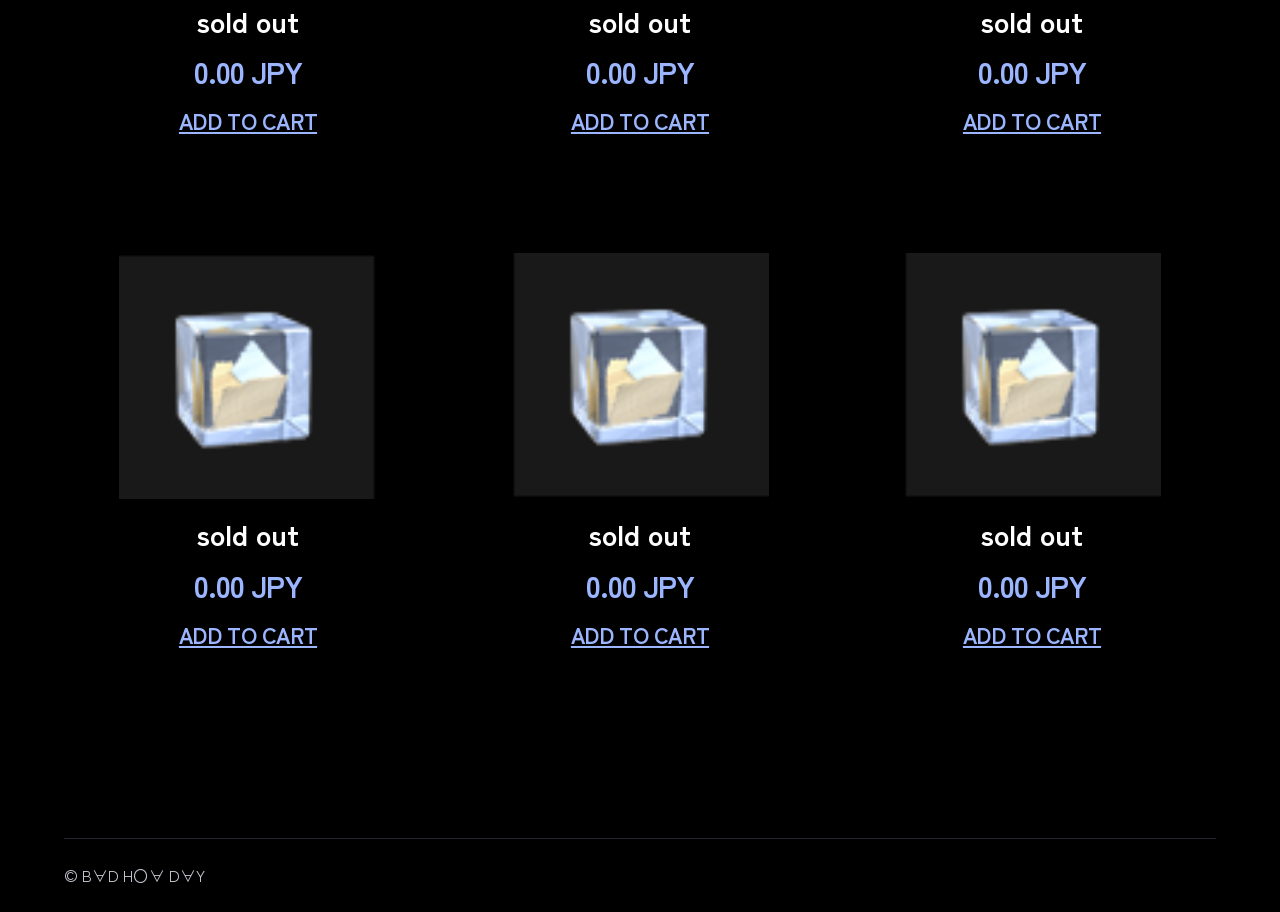
<file: store.html>
<!DOCTYPE html>
<html lang="ja">
<head>
  <meta charset="UTF-8" />
  <meta name="viewport" content="width=device-width, initial-scale=1.0" />
  <title>STORE — B∀D H〇∀ D∀Y</title>
  <meta name="description" content="B∀D H〇∀ D∀Y 公式グッズストア。物販・デジタルアイテムはBOOTH / SUZURIにて。" />

  <!-- Google Fonts -->
  <link rel="preconnect" href="https://fonts.googleapis.com" />
  <link rel="preconnect" href="https://fonts.gstatic.com" crossorigin />
  <link
    href="https://fonts.googleapis.com/css2?family=Zen+Kaku+Gothic+New:wght@400;500;700;900&family=Noto+Sans+JP:wght@300;700&display=swap"
    rel="stylesheet"
  />

  <!-- Stylesheets: css/js/data/assetsフォルダに分けた構成 -->
  <link rel="stylesheet" href="css/reset.css" />
  <link rel="stylesheet" href="css/variables.css" />
  <link rel="stylesheet" href="css/layout.css" />
  <link rel="stylesheet" href="css/components.css" />
  <link rel="stylesheet" href="css/store.css" />
</head>
<body class="store-page">

  <!-- 背景の星型GIF装飾(back レイヤーそのまま) -->
  <div class="store-bg-deco" aria-hidden="true">
    <img src="assets/store-deco-star.gif" style="left:0; top:1622px; width:300px;" alt="" />
    <img src="assets/store-deco-star.gif" style="left:340px; top:2818px; width:300px;" alt="" />
    <img src="assets/store-deco-star.gif" style="left:1140px; top:2071px; width:300px;" alt="" />
    <img src="assets/store-deco-star.gif" style="left:771px; top:1389px; width:300px;" alt="" />
    <img src="assets/store-deco-bg1.gif" style="left:-26px; top:840px; width:279px;" alt="" />
    <img src="assets/store-deco-bg2.gif" style="right:0; top:3297px; width:318px;" alt="" />
  </div>

  <!-- ================= HEADER+マーキー+タイトルをまとめて画面端まで広げる背景の中に配置 ================= -->
  <div class="store-header-wrap">
    <img class="store-header-bg" src="assets/store-header-bg.gif" alt="" aria-hidden="true" />

    <div class="site-wrap">
      <header class="site-header">
        <a href="index.html" class="site-logo">
          <img src="assets/logo.png" alt="B∀D H〇∀ D∀Y" />
        </a>

        <nav class="global-nav" aria-label="グローバルナビゲーション">
          <ul>
            <li><a href="about.html"><img src="assets/nav_cyan_about.png" alt="ABOUT" /></a></li>
            <li><a href="world.html"><img src="assets/nav_cyan_world.png" alt="WORLD" /></a></li>
            <li><a href="character.html"><img src="assets/nav_cyan_character.png" alt="CHARACTER" /></a></li>
            <li><a href="gallery.html"><img src="assets/nav_cyan_gallery.png" alt="GALLERY" /></a></li>
            <li><a href="store.html" class="is-active" aria-current="page"><img src="assets/nav_cyan_store.png" alt="STORE" /></a></li>
            <li><a href="links.html"><img src="assets/nav_cyan_limks.png" alt="LIMKS" /></a></li>
            <li><a href="interactive.html"><img src="assets/nav_cyan_interactive.png" alt="INTERACTIVE" /></a></li>
          </ul>
        </nav>
      </header>
    </div>

    <!-- ================= スクロールする案内文(画面端まで) ================= -->
    <div class="store-marquee-bar">
      <div class="store-marquee-track">
        <span
          >STORE // Physical goods &amp; digital items available. // Most goods are
          available on BOOTH and SUZURI. // Small stock. Limited quantities. //
          Thank you for supporting B∀D H〇∀ D∀Y.</span
        >
      </div>
    </div>

    <!-- ================= STORE タイトル ================= -->
    <div class="site-wrap">
      <div class="store-title-row">
        <h1>STORE<img src="assets/store-title-icon.gif" alt="" aria-hidden="true" /></h1>
      </div>
    </div>
  </div>

  <div class="site-wrap">
    <!-- ================= 商品グリッド ================= -->
    <div class="store-grid" id="store-grid">
      <!-- store.js が store-products.json から動的に描画する -->
    </div>

    <!-- ================= FOOTER ================= -->
    <footer class="site-footer">
      <div class="footer-meta">
        <span>&copy; B∀D H〇∀ D∀Y</span>
      </div>
    </footer>

  </div>

  <script src="js/store.js"></script>
</body>
</html>
</file>
<file: css/variables.css>
/* ==========================================================================
   DESIGN TOKENS
   このサイトの見た目はすべてここから派生する。
   色・書体・余白の基準値をまとめて管理し、後からの調整を一箇所で完結させる。
   ========================================================================== */

:root {
  /* --- Color: base --- */
  --bg-void: #050506;       /* ページ全体の下地。ほぼ純黒 */
  --bg-panel: #0c0c11;      /* ニュース欄・バナー等のパネル背景 */
  --bg-panel-raised: #131319; /* パネルより一段明るい面 */

  /* --- Color: text --- */
  --ink: #c7c7d2;           /* 本文 */
  --ink-dim: #7d7d8c;       /* キャプション・補助情報 */
  --ink-bright: #f1f1f6;    /* 見出し・強調 */

  /* --- Color: accent --- */
  --accent-blue: #5c6dc4;       /* キービジュアル系の青。リンクやフォーカスに */
  --accent-blue-glow: #7d8de0;  /* ホバー時の明るい青 */
  --accent-cyan: #c2e9fb;       /* 元データSVGから抽出した正式なアクセント色(氷のようなシアン) */
  --accent-blood: #6e1b26;      /* 罫線・警告・装飾の血赤 */
  --accent-blood-bright: #9c2c3a;
  --banner-placeholder: #93a5cf; /* バナー写真が入る前の仮の下地色(元データ準拠) */
  --panel-slate: #3b4252;        /* キービジュアル/動画枠のプレースホルダー色(元データ準拠) */

  /* --- Color: 淡色テーマ(CHARACTER等、内側ページの上部帯・カード用) --- */
  --pale-bg: #d7e5ed;    /* 淡い水色の背景(元データ準拠) */
  --pale-mint: #dbe6ed;  /* カード/アウトラインの淡色(元データ準拠) */

  /* --- Line / border --- */
  --line: #24242e;
  --line-bright: #3a3a4a;

  /* --- Typography ---
     "ゴシック体"(サンセリフ)で全体を統一。太さの違いだけで
     ロゴ・見出し・本文・データ表記の階層を作る、レトロブログ的な組み方。 */
  --font-gothic: 'Zen Kaku Gothic New', 'Hiragino Kaku Gothic ProN', 'Yu Gothic', 'Meiryo', sans-serif;
  --font-display: var(--font-gothic);  /* ロゴ / 巨大見出し（900） */
  --font-heading: var(--font-gothic);  /* セクション見出し（700） */
  --font-serif: var(--font-gothic);    /* 本文（400〜500） */
  --font-mono: var(--font-gothic);     /* ナビ・ログ・データ（500） */

  /* --- Spacing scale --- */
  --space-1: 4px;
  --space-2: 8px;
  --space-3: 16px;
  --space-4: 24px;
  --space-5: 40px;
  --space-6: 64px;
  --space-7: 96px;

  /* --- Layout --- */
  --content-max: 1200px;
  --radius: 0px; /* 角丸なし。当時のテーブルレイアウトの硬質さを保つ */

  /* --- Motion --- */
  --ease-out: cubic-bezier(0.16, 1, 0.3, 1);
}
</file>
<file: css/layout.css>
/* ==========================================================================
   LAYOUT
   ページの骨格。グリッド・大枠の配置のみを扱う。
   見た目の装飾(色・影・フォント演出)は components.css / pages/home.css へ。
   ========================================================================== */

body {
  background-color: var(--bg-void);
  color: var(--ink);
  font-family: var(--font-serif);
}

.site-wrap {
  max-width: var(--content-max);
  margin-inline: auto;
  padding-inline: var(--space-4);
}

/* --- Header: ロゴ + グローバルナビ ---
   grain/vignette演出（z-index 998〜999）より手前に出し、
   ロゴが暗く沈んで見える問題を防ぐ */
.site-header {
  position: relative;
  z-index: 1000;
  display: flex;
  align-items: center;
  justify-content: space-between;
  flex-wrap: wrap;
  gap: var(--space-3);
  padding-block: var(--space-4);
}

.global-nav ul {
  display: flex;
  flex-wrap: wrap;
  gap: 2px;
}

/* --- Marquee bar (welcome text) --- */
.marquee-bar {
  overflow: hidden;
}

/* --- Main two-column layout ---
   左: キービジュアル + 動画 / 右: NEWS + バナー群 */
.main-grid {
  display: grid;
  grid-template-columns: minmax(0, 1.55fr) minmax(280px, 1fr);
  gap: var(--space-5);
  padding-block: var(--space-6);
}

.main-col-left {
  display: flex;
  flex-direction: column;
  gap: var(--space-4);
  min-width: 0;
}

.main-col-right {
  display: flex;
  flex-direction: column;
  min-width: 0;
}

.banner-stack {
  display: flex;
  flex-direction: column;
  gap: var(--space-2);
}

/* --- Footer --- */
.site-footer {
  border-top: 1px solid var(--line);
  padding-block: var(--space-4);
}

/* --- Responsive --- */
@media (max-width: 960px) {
  .main-grid {
    grid-template-columns: 1fr;
    padding-block: var(--space-5);
  }
}

@media (max-width: 600px) {
  .site-wrap {
    padding-inline: var(--space-3);
  }

  .site-header {
    flex-direction: column;
    align-items: flex-start;
  }
}
</file>
<file: css/components.css>
/* ==========================================================================
   COMPONENTS
   使い回すパーツ単位のスタイル。
   ========================================================================== */

/* --- Film grain / vignette: ページ全体に薄く敷く空気感 --- */
.grain-overlay {
  position: fixed;
  inset: 0;
  z-index: 999;
  pointer-events: none;
  opacity: 0.05;
  mix-blend-mode: overlay;
  background-image: url("data:image/svg+xml,%3Csvg xmlns='http://www.w3.org/2000/svg' width='120' height='120'%3E%3Cfilter id='n'%3E%3CfeTurbulence type='fractalNoise' baseFrequency='0.9' numOctaves='2' stitchTiles='stitch'/%3E%3C/filter%3E%3Crect width='100%25' height='100%25' filter='url(%23n)'/%3E%3C/svg%3E");
}

.vignette-overlay {
  position: fixed;
  inset: 0;
  z-index: 998;
  pointer-events: none;
  background: radial-gradient(ellipse at center, transparent 65%, rgba(0, 0, 0, 0.4) 100%);
}

/* --- Logo: 元データの実際のロゴ画像を使用 --- */
.site-logo {
  display: inline-block;
  line-height: 0;
}

.site-logo img {
  height: clamp(44px, 8vw, 88px);
  width: auto;
  display: block;
}

/* --- Global nav links: 元データは背景塗りなしの細いシアン枠線+シアン文字 --- */
.global-nav a {
  display: inline-flex;
  align-items: center;
  padding: 2px 14px;
  border: 1px solid #ffffff;
  background: transparent;
  position: relative;
  transition: background-color 0.2s var(--ease-out);
}

.global-nav a img {
  display: block;
  height: 15px;
  width: auto;
  filter: brightness(0) invert(1);
}

.global-nav a:hover,
.global-nav a:focus-visible {
  background-color: #ffffff;
  animation: glitch-text 0.28s steps(2, end);
}

.global-nav a:hover img,
.global-nav a:focus-visible img,
.global-nav a.is-active img {
  filter: brightness(0);
}

.global-nav a:focus-visible {
  outline: 1px dashed #ffffff;
  outline-offset: 2px;
}

.global-nav a.is-active {
  background-color: var(--accent-cyan);
}

@keyframes glitch-text {
  0% { text-shadow: none; transform: translate(0, 0); }
  25% { text-shadow: -1px 0 var(--accent-blood-bright), 1px 0 var(--accent-blue-glow); transform: translate(-1px, 0); }
  50% { text-shadow: 1px 0 var(--accent-blood-bright), -1px 0 var(--accent-blue-glow); transform: translate(1px, 0); }
  75% { text-shadow: -1px 0 var(--accent-blue-glow); transform: translate(0, 0); }
  100% { text-shadow: none; transform: translate(0, 0); }
}

/* --- Marquee: 歓迎文が横に流れる帯（枠なし・太字で目立たせる） --- */
.marquee-bar {
  background: transparent;
}

.marquee-track {
  display: flex;
  width: max-content;
  white-space: nowrap;
  font-family: var(--font-ui);
  font-weight: 700;
  font-size: clamp(14px, 3vw, 26px);
  letter-spacing: 0.01em;
  color: #ffffff;
  text-shadow:
    -0.5px -0.5px 0 #000,
     0.5px -0.5px 0 #000,
    -0.5px  0.5px 0 #000,
     0.5px  0.5px 0 #000;
  padding-block: 10px;
  transform-origin: left center;
  animation: marquee-scroll 32s linear infinite;
}

.marquee-track:hover {
  animation-play-state: paused;
}

.marquee-track span {
  padding-inline: var(--space-4);
}

@keyframes marquee-scroll {
  from { transform: scaleX(0.86) translateX(0); }
  to { transform: scaleX(0.86) translateX(-50%); }
}

/* --- Panel: 共通の下地(video-panelとも共有するため最小限に) --- */
.panel {
  background: var(--bg-void);
}

/* NEWS見出し自体は枠で囲わず、情報欄(news-log)のみを枠で囲う。
   バナーとの間の余白も枠内に含めるためpadding-bottomで囲い込み、
   main-col-right側のgapは0にしている */
.news-panel {
  margin-bottom: 0;
}

.panel-heading {
  font-family: var(--font-ui);
  font-weight: 700;
  font-size: 15px;
  letter-spacing: 0.1em;
  color: var(--accent-cyan);
  padding: 6px 10px;
  border-bottom: 1px solid var(--accent-cyan);
}

/* NEWSの見出し自体には線を付けない。四角枠は情報欄(news-log)側だけに残す */
.news-panel .panel-heading {
  border-bottom: none;
}

/* --- News log table: 情報欄のみを枠で囲う --- */
.news-log {
  max-height: 620px;
  overflow-y: auto;
  overflow-x: hidden;
  border: 0.75px solid var(--accent-cyan);
  padding-bottom: var(--space-4);
  background: var(--bg-void);
}

.news-log table {
  font-family: var(--font-ui);
  font-size: 18px;
  border-collapse: collapse;
}

.news-log td {
  padding: 1px 10px;
  border-bottom: none;
  vertical-align: top;
  color: var(--accent-cyan);
  line-height: 1.25;
}

.news-log tr:hover td {
  color: #ffffff;
}

.news-log .news-date {
  white-space: nowrap;
}

.news-log .news-tag {
  white-space: nowrap;
}

/* スクロールバーもテーマに合わせる */
.news-log::-webkit-scrollbar {
  width: 8px;
}

.news-log::-webkit-scrollbar-track {
  background: var(--bg-void);
}

.news-log::-webkit-scrollbar-thumb {
  background: var(--line-bright);
}

/* --- Ad banner: 90〜2000年代のバナー広告然とした矩形リンク --- */
.ad-banner {
  position: relative;
  display: block;
  overflow: hidden;
  border: 1px solid var(--line);
  aspect-ratio: 2247 / 531;
  background-color: #000000;
  isolation: isolate;
}

.ad-banner::before {
  /* 実写真が入る前の仮の下地色(元データ準拠のブルーグレー) */
  content: "";
  position: absolute;
  inset: 0;
  z-index: 0;
  background-image: var(--banner-bg, linear-gradient(135deg, var(--banner-placeholder), var(--panel-slate)));
  background-size: cover;
  background-position: center;
  transition: filter 0.35s var(--ease-out), transform 6s linear;
  transform: scale(1.02);
}

.ad-banner:hover::before,
.ad-banner:focus-visible::before {
  filter: grayscale(0) brightness(0.95);
  transform: scale(1.08);
}

.ad-banner::after {
  /* ホバー時に一瞬走るスキャンライン・グリッチ */
  content: "";
  position: absolute;
  inset: 0;
  z-index: 1;
  background: repeating-linear-gradient(
    to bottom,
    rgba(255, 255, 255, 0.035) 0px,
    rgba(255, 255, 255, 0.035) 1px,
    transparent 1px,
    transparent 3px
  );
  opacity: 0;
  transition: opacity 0.2s;
}

.ad-banner:hover::after {
  opacity: 1;
}

.ad-banner-content {
  position: relative;
  z-index: 2;
  height: 100%;
  display: flex;
  align-items: center;
  justify-content: space-between;
  gap: 10px;
  padding: 8px 14px;
  background: linear-gradient(90deg, rgba(5, 5, 6, 0.78) 0%, rgba(5, 5, 6, 0.35) 65%, rgba(5, 5, 6, 0.65) 100%);
}

.ad-banner-title {
  font-family: var(--font-ui);
  font-weight: 700;
  font-size: 18px;
  letter-spacing: 0.02em;
  color: #ffffff;
}

/* --- サブテキスト(タグ+説明文)は1ブロックにまとめ、右寄せで縦に並べる --- */
.ad-banner-subtext {
  display: flex;
  flex-direction: column;
  align-items: flex-end;
  text-align: right;
}

.ad-banner-tag {
  display: block;
  font-family: var(--font-ui);
  font-weight: 500;
  font-size: 13px;
  letter-spacing: 0.02em;
  color: #ffffff;
  margin-bottom: 2px;
}

.ad-banner-copy {
  font-family: var(--font-ui);
  font-size: 14px;
  color: #ffffff;
  text-align: right;
}

/* --- Section eyebrow (ページ上部の飾り文字) --- */
.eyebrow-strip {
  font-family: var(--font-mono);
  font-size: 11px;
  letter-spacing: 0.15em;
  color: var(--ink-dim);
  padding-block: var(--space-2);
  border-bottom: 1px solid var(--line);
}

/* --- BGM toggle: 画面右下に固定表示する再生/停止ボタン --- */
.bgm-toggle {
  position: fixed;
  right: 20px;
  bottom: 20px;
  z-index: 1001;
  display: flex;
  align-items: center;
  gap: 3px;
  padding: 8px 14px;
  font-family: var(--font-ui);
  font-size: 12px;
  letter-spacing: 0.06em;
  color: var(--accent-cyan);
  background: rgba(3, 3, 4, 0.85);
  border: 1px solid var(--accent-cyan);
  backdrop-filter: blur(2px);
  transition: color 0.2s var(--ease-out), background-color 0.2s var(--ease-out);
}

.bgm-toggle:hover,
.bgm-toggle:focus-visible {
  color: var(--bg-void);
  background-color: var(--accent-cyan);
}

.bgm-toggle .bgm-icon {
  display: inline-block;
  font-size: 14px;
}

/* 再生中はノートアイコンをゆっくり明滅させる */
.bgm-toggle[aria-pressed="true"] .bgm-icon {
  animation: bgm-pulse 1.4s ease-in-out infinite;
}

@keyframes bgm-pulse {
  0%, 100% { opacity: 1; }
  50% { opacity: 0.35; }
}

@media (max-width: 600px) {
  .bgm-toggle {
    right: 12px;
    bottom: 12px;
    padding: 6px 10px;
    font-size: 11px;
  }
}
</file>
<file: css/home.css>
/* ==========================================================================
   HOME PAGE (index.html) 専用スタイル
   ========================================================================== */

/* --- Key visual: キャラクターイラストの代わりに雰囲気で構成する疑似ビジュアル --- */
.key-visual {
  position: relative;
  aspect-ratio: 524 / 733;
  overflow: hidden;
  border: 1px solid var(--line);
  background-image: url("../assets/hero-key-visual.jpg");
  background-size: cover;
  background-position: top center;
  background-color: #0a0a10;
}

.key-visual-fog {
  position: absolute;
  inset: auto 0 0 0;
  height: 55%;
  background: linear-gradient(to top, rgba(92, 109, 196, 0.12), transparent);
  z-index: 1;
}

.key-visual-caption {
  position: absolute;
  left: 0;
  right: 0;
  bottom: 0;
  z-index: 2;
  padding: 14px;
  background: linear-gradient(to top, rgba(0, 0, 0, 0.85), transparent);
}

.key-visual-caption .kv-title {
  font-family: var(--font-display);
  font-weight: 900;
  font-size: clamp(30px, 5vw, 48px);
  color: var(--ink-bright);
  line-height: 1;
  letter-spacing: 0.02em;
}

.key-visual-caption .kv-subtitle {
  display: inline-block;
  margin-top: 6px;
  font-family: var(--font-ui);
  font-weight: 700;
  font-style: normal;
  font-size: 13px;
  letter-spacing: 0.35em;
  color: var(--accent-cyan);
  text-transform: uppercase;
}

/* --- Video embed panel: 80%に縮小し、バナー側(右)に寄せる --- */
.video-panel {
  width: 80%;
  margin-left: auto;
  margin-right: 0;
  border: 2px solid #000000;
  background: var(--panel-slate);
}

.video-panel .panel-heading {
  display: flex;
  align-items: center;
  justify-content: space-between;
}

.video-frame-wrap {
  position: relative;
  width: 100%;
  aspect-ratio: 16 / 9;
  background: #000;
}

.video-frame-wrap iframe {
  position: absolute;
  inset: 0;
  width: 100%;
  height: 100%;
  border: 0;
}

/* --- Banner images: 添付いただいた実データ(TOP-bunner1〜7)をレイヤー順に対応させています
   bunner1=HBD / bunner2=HELLNEL / bunner3=NYX BATH / bunner4=OKEA /
   bunner5=DALCANTE / bunner6=HEAVY DOLL / bunner7=FRIEND LIFE --- */
.ad-banner.theme-hbd        { --banner-bg: url("../assets/banner-hbd.jpg"); }
.ad-banner.theme-hellnel    { --banner-bg: url("../assets/banner-hellnel.jpg"); }
.ad-banner.theme-nyx        { --banner-bg: url("../assets/banner-nyxbath.jpg"); }
.ad-banner.theme-okea       { --banner-bg: url("../assets/banner-okea.jpg"); }
.ad-banner.theme-dalcante   { --banner-bg: url("../assets/banner-dalcante.jpg"); }
.ad-banner.theme-heavydoll  { --banner-bg: url("../assets/banner-heavydoll.jpg"); }
.ad-banner.theme-friendlife { --banner-bg: url("../assets/banner-friendlife.jpg"); }

/* GALLERYページへの仮バナー: 専用の写真素材がまだ無いため、
   他バナーと馴染むグラデーション下地のみで構成(正式画像が届き次第差し替え) */
.ad-banner.theme-gallery-temp {
  --banner-bg: linear-gradient(135deg, #1c2430, #06080c 70%);
}

.ad-banner.theme-gallery-temp .ad-banner-tag {
  color: var(--accent-cyan);
}

/* DALCANTEバナーはトラックリストを縦に添える特殊レイアウト */
.dalcante-tracklist {
  font-family: var(--font-ui);
  font-size: 10px;
  line-height: 1.7;
  color: #ffffff;
  letter-spacing: 0.02em;
  text-align: right;
}

/* --- Footer: NEWS/バナー列より下にさらに余白を取り、ページ下部へ押し下げる --- */
.site-footer {
  margin-top: var(--space-7);
}

.site-footer .footer-meta {
  display: flex;
  flex-wrap: wrap;
  justify-content: space-between;
  gap: var(--space-3);
  font-family: var(--font-mono);
  font-size: 11px;
  color: var(--ink-dim);
  letter-spacing: 0.05em;
}

@media (max-width: 600px) {
  .key-visual-caption .kv-subtitle {
    letter-spacing: 0.2em;
  }
}
</file>
<file: css/about.css>
/* ==========================================================================
   ABOUT PAGE (about.html) 専用スタイル
   PDF参照: 曇天の草原/空を敷き詰めた背景の上に、黒背景の説明ボックスが並ぶ構成
   ========================================================================== */

/* --- ヘッダー: 実データのピクセル解析により、CHARACTERページと同じ
   「白系背景+黒塗りナビボタン+淡いミント文字画像」の構成と判明したため統一 --- */
.about-page .site-header {
  border-bottom: none;
  background-color: var(--pale-bg);
  margin: 0 calc(-1 * var(--space-4));
  padding-inline: var(--space-4);
}

.about-page .site-logo img {
  filter: invert(1) brightness(0.15);
}

.about-page .global-nav a {
  padding: 2px 14px;
  background-color: #000000;
  border: none;
}

.about-page .global-nav a img {
  filter: none;
}

.about-page .global-nav a:hover,
.about-page .global-nav a:focus-visible {
  background-color: var(--pale-mint);
}

.about-page .global-nav a.is-active {
  background-color: var(--pale-mint);
}

/* --- 全面に敷く"曇天の草原"タイル背景 ---
   実画像の代わりに、CSSのグラデーションだけで空→地平線→草原の
   1タイル分を作り、それを縦横に繰り返して継ぎ目のあるレトロな
   タイル背景を再現する。 */
.field-bg {
  position: relative;
  background-color: #16161a;
  background-image:
    /* タイルの継ぎ目線（縦） */
    repeating-linear-gradient(
      90deg,
      rgba(0, 0, 0, 0.18) 0,
      rgba(0, 0, 0, 0.18) 1px,
      transparent 1px,
      transparent 480px
    ),
    /* タイルの継ぎ目線（横） */
    repeating-linear-gradient(
      0deg,
      rgba(0, 0, 0, 0.18) 0,
      rgba(0, 0, 0, 0.18) 1px,
      transparent 1px,
      transparent 620px
    ),
    /* 草原のノイズ質感 */
    repeating-linear-gradient(
      110deg,
      rgba(255, 255, 255, 0.025) 0 2px,
      transparent 2px 5px
    ),
    /* 空→地平線→草原 のグラデーション（1タイル分） */
    linear-gradient(
      to bottom,
      #6d7bc9 0%,
      #8f9ad8 22%,
      #cdd3ec 42%,
      #eef0f8 50%,
      #333336 51%,
      #1a1a1c 100%
    );
  background-size: 480px 620px, 480px 620px, 480px 620px, 480px 620px;
  background-repeat: repeat;
}

/* --- ページ全体をこの背景の上に載せる --- */
.about-main {
  padding-block: 40px 56px;
}

/* --- Hero: 「What is B∀D H〇∀ D∀Y ?」ボックス --- */
.about-hero {
  max-width: 720px;
  margin-inline: auto;
  background: rgba(3, 3, 4, 0.92);
  border: 1px solid var(--line-bright);
  padding: 20px 24px;
  text-align: center;
}

.about-hero h1 {
  font-family: var(--font-heading);
  font-weight: 900;
  font-size: clamp(18px, 3vw, 23px);
  letter-spacing: 0.06em;
  color: var(--ink-bright);
  margin-bottom: 14px;
}

.about-hero p {
  font-family: var(--font-serif);
  font-size: 13px;
  line-height: 1.6;
  color: var(--ink);
}

/* --- About This Site: 罫線付きの説明ボックス --- */
.about-site-box {
  max-width: 480px;
  margin-top: 24px;
  padding: 14px 18px;
  background: rgba(5, 5, 6, 0.82);
  border: 1px solid var(--line-bright);
}

.about-site-box h2 {
  font-family: var(--font-heading);
  font-weight: 700;
  font-size: 13px;
  letter-spacing: 0.08em;
  color: var(--ink-bright);
  margin-bottom: 8px;
}

.about-site-box p {
  font-family: var(--font-serif);
  font-size: 13px;
  color: var(--ink);
  margin-bottom: 10px;
}

.about-site-box .genres-label {
  font-family: var(--font-mono);
  font-size: 11px;
  letter-spacing: 0.1em;
  color: var(--ink-dim);
  margin-bottom: 4px;
}

.about-site-box .genres-value {
  font-family: var(--font-mono);
  font-size: 13px;
  color: var(--accent-blue-glow);
}

/* --- LINKS: 5枚の黒タイル --- */
.about-links {
  margin-top: 32px;
}

.about-links h2 {
  font-family: var(--font-heading);
  font-weight: 700;
  font-size: 13px;
  letter-spacing: 0.25em;
  color: var(--ink-bright);
  margin-bottom: 10px;
}

.link-tiles {
  display: grid;
  grid-template-columns: repeat(5, 1fr);
  gap: 6px;
}

.link-tile {
  position: relative;
  aspect-ratio: 1 / 1;
  background: rgba(3, 3, 4, 0.9);
  border: 1px solid var(--line-bright);
  display: flex;
  padding: 6px;
  transition: border-color 0.2s var(--ease-out), background 0.2s var(--ease-out);
}

.link-tile span {
  font-family: var(--font-heading);
  font-weight: 700;
  font-size: 12px;
  letter-spacing: 0.03em;
  color: var(--ink-bright);
}

/* PDF同様、奇数番目は文字を上寄せ、偶数番目は下寄せにして
   当時のバナー配置のばらつきを再現する */
.link-tile:nth-child(odd) {
  align-items: flex-start;
}

.link-tile:nth-child(even) {
  align-items: flex-end;
  justify-content: flex-end;
  text-align: right;
}

.link-tile:hover,
.link-tile:focus-visible {
  border-color: var(--accent-blue);
  background: rgba(92, 109, 196, 0.12);
}

/* --- CREATOR セクション --- */
.creator-section {
  max-width: 560px;
  margin-top: 40px;
  padding-top: 20px;
  border-top: 1px solid var(--line-bright);
}

.creator-section h2 {
  font-family: var(--font-heading);
  font-weight: 700;
  font-size: 13px;
  letter-spacing: 0.2em;
  color: var(--ink-bright);
  margin-bottom: 10px;
}

.creator-info {
  font-family: var(--font-mono);
  font-size: 12px;
  line-height: 1.7;
  color: var(--ink);
  background: rgba(3, 3, 4, 0.75);
  border: 1px solid var(--line);
  padding: 10px 14px;
}

.creator-info dt {
  display: inline-block;
  min-width: 80px;
  color: var(--ink-dim);
}

.creator-info dd {
  display: inline;
}

.creator-info .creator-row {
  margin-bottom: 1px;
}

.creator-info .creator-links {
  margin-top: 8px;
  padding-top: 8px;
  border-top: 1px solid var(--line);
}

.creator-info a {
  color: var(--accent-blue-glow);
  word-break: break-all;
}

.creator-info a:hover,
.creator-info a:focus-visible {
  text-decoration: underline;
}

/* --- Responsive --- */
@media (max-width: 640px) {
  .link-tiles {
    grid-template-columns: repeat(2, 1fr);
  }

  .about-hero,
  .about-site-box,
  .creator-section {
    max-width: 100%;
  }
}
</file>
<file: css/character-detail.css>
/* ==========================================================================
   CHARACTER DETAIL PAGE (character-zowhome.html など) 専用スタイル
   元データのSVG解析結果:
   - 上部: 淡い水色の帯（ロゴ・ナビ・「CHARACTER DATA FILE」タグ）
   - 中央: 黒背景ゾーン（写真 | DATA項目、上下2分割の罫線あり、左右5mm余白）
   - 下部: 淡い水色に戻り「IMAGE GALLERY」
   装飾GIF/PNGは重ならないよう縦積み(通常フロー)で配置し、
   黒背景ゾーンはその内容量に応じて自然に縦へ伸びる。
   ========================================================================== */

.detail-page {
  background-color: var(--pale-bg);
}

/* このページはranfren系キャラページのように常に左端寄せにし、
   画面が広がった時に伸びるのはDATA内容(右カラム)のみにする */
.detail-page .site-wrap {
  max-width: none;
  margin-inline: 0;
}

.detail-page .site-header {
  border-bottom: none;
  justify-content: flex-start;
  gap: var(--space-4);
}

.detail-page .site-logo img {
  filter: invert(1) brightness(0.15);
}

.detail-page .global-nav a {
  padding: 2px 14px;
  background-color: #000000;
  border: none;
}

.detail-page .global-nav a img {
  filter: none;
}

.detail-page .global-nav a:hover,
.detail-page .global-nav a:focus-visible {
  background-color: var(--pale-mint);
}

/* --- CHARACTER DATA FILE タグ(淡い帯の上、黒イタリック) --- */
.detail-tag {
  padding: var(--space-3) 0 var(--space-2);
}

.detail-tag img {
  height: clamp(12px, 3vw, 20px);
}

/* --- 黒背景ゾーン: 左右に5mmの余白を確保。中身の量に応じて自然に縦へ伸びる ---
   バナーとの重なり部分でback blackが手前に来るよう、z-indexを上げている */
.detail-black-zone {
  position: relative;
  z-index: 2;
  background-color: #000000;
  margin-inline: 5mm;
}

/* 写真列は固定幅で伸びない。DATA列(右)だけが画面幅に応じて伸びる */
.detail-upper {
  display: grid;
  grid-template-columns: 480px minmax(0, 1fr);
  gap: 0;
}

/* 黒背景ゾーンの端まで伸びる横線(site-wrapのpaddingの影響を受けない) */
.detail-full-divider {
  border-bottom: 1px solid var(--line-bright);
  width: 100%;
}

/* 写真列: SD → 全身イラスト → 参考イラストの順に縦積み(重なりなし) */
.detail-photo-col {
  border-right: 1px solid var(--line-bright);
  padding: 20px;
  display: flex;
  flex-direction: column;
  align-items: center;
  gap: 16px;
}

.detail-photo-sd {
  width: 33%; /* 元想定サイズの80% */
  height: auto;
  align-self: flex-start;
}

.detail-photo-full {
  width: 120%;
  max-width: none;
  height: auto;
  display: block;
}

.detail-photo-col .detail-deco-ref {
  width: 32%; /* 元想定サイズの80% */
  height: auto;
}

.detail-data-col {
  position: relative;
  padding: 24px 32px;
}

/* NAME行: NAMEとスタンプを横並びに */
.detail-name-row {
  display: flex;
  align-items: center;
  gap: 14px;
  margin-bottom: 6px;
}

/* NAME: 65pt→50ptに変更 */
.detail-name-en {
  font-family: 'Noto Sans JP', var(--font-ui);
  font-weight: 700;
  font-size: clamp(28px, 6vw, 50px);
  color: #edeef0;
  letter-spacing: 0.01em;
  line-height: 1.1;
}

/* 小さな装飾スタンプ: NAMEのすぐ横、120%に拡大 */
.detail-data-col .detail-deco-stamp {
  height: 60px; /* NAME(50px)基準を120%相当に拡大 */
  width: auto;
}

/* カタカナ/漢字名はNAMEの下。DATAと同じ14pxに統一 */
.detail-name-jp {
  font-family: 'BIZ UDPGothic', 'Noto Sans CJK JP', var(--font-ui);
  font-weight: 700;
  font-size: 14px;
  color: #edeef0;
  margin-bottom: 20px;
}

/* DATA見出し行 + TYPE〜SECOND PERSONの各項目、DATA MOREの項目も全て同じ14pxで統一 */
.detail-fields {
  font-size: clamp(12px, 1.8vw, 16px);
  line-height: 1.6;
  margin-top: 20px;
}

.detail-fields .field-row {
  display: flex;
  flex-wrap: wrap;
  gap: 0;
}

.detail-fields .field-item {
  font-family: 'Liberation Sans', Arial, sans-serif;
  font-weight: 700;
  color: #edeef0;
  white-space: nowrap;
}

.detail-fields .field-sep {
  font-family: 'Noto Sans JP', var(--font-ui);
  font-weight: 300;
  color: #edeef0;
  padding: 0 4px;
}

.detail-fields .field-desc {
  font-family: 'Liberation Sans', Arial, sans-serif;
  font-style: italic;
  font-weight: 400;
  color: #edeef0;
}

/* CATCH COPY: Notion管理。右端の縦書き */
.detail-catchcopy {
  position: absolute;
  top: 24px;
  right: 24px;
  writing-mode: vertical-rl;
  font-family: 'Liberation Sans', Arial, sans-serif;
  font-weight: 700;
  font-size: 35px;
  color: #edf1f2;
  letter-spacing: 0.05em;
}

/* --- 下段: DATA MORE(Notion管理。DATAと同じ書式・サイズ)
   左右のpaddingをclampにして、狭い画面でもback black内に収まるようにする。
   ここは伸びる対象ではないので、幅を固定し左端に寄せる --- */
.detail-lower {
  max-width: 480px;
  padding: 40px clamp(12px, 4vw, 32px);
}

/* 黒背景ゾーンのすぐ下に配置する装飾バナー(80%縮小) */
.detail-banner-wrap {
  position: relative;
  z-index: 1;
}

.detail-deco-banner {
  display: block;
  width: 80%;
  height: auto;
  margin: -2mm auto 0;
}

/* --- IMAGE GALLERY (淡い水色に戻る。見出しは中央寄せ) --- */
.detail-gallery {
  padding: 40px 0 60px;
  text-align: center;
}

.detail-gallery-heading {
  text-align: center;
}

.detail-gallery-heading img {
  height: 20px;
  display: inline-block;
}

/* 画像を直接貼る想定の大きな空欄。カード枠等の装飾は追加しない */
.detail-gallery-empty {
  position: relative;
  height: 900px;
}

.detail-deco-footer-link {
  position: absolute;
  left: 50%;
  bottom: 8px;
  transform: translateX(-50%);
  display: inline-block;
}

.detail-deco-footer {
  width: 100%;
  max-width: 143px; /* 前回サイズ(130px)の110% */
  height: auto;
  display: block;
}

/* フッターの区切り線は不要 */
.site-footer.site-footer--noline {
  border-top: none;
}

/* --- Responsive --- */
@media (max-width: 800px) {
  .detail-upper {
    grid-template-columns: 1fr;
  }
  .detail-photo-col {
    border-right: none;
    border-bottom: 1px solid var(--line-bright);
  }
  .detail-full-divider {
    border-bottom-color: var(--line-bright);
  }
  .detail-catchcopy {
    display: none;
  }
  .detail-gallery-empty {
    height: 500px;
  }
}
</file>
<file: css/character.css>
/* ==========================================================================
   CHARACTER PAGE (character.html) 専用スタイル
   元データのSVGを解析した結果、このページは
   「上部：淡い水色の帯（ロゴ・ナビ・注意書き）」+
   「下部：黒背景のデータファイル閲覧エリア（見出し・絞り込みタブ・カードグリッド）」
   という二層構成になっている。
   ========================================================================== */

/* --- ページ全体の下地は淡い水色 --- */
.character-page {
  background-color: var(--pale-bg);
}

/* --- 上部帯：ロゴ・ナビ・注意書き（淡い水色の上に黒文字） --- */
.character-page .site-header {
  border-bottom: none;
}

.character-page .site-logo img {
  filter: invert(1) brightness(0.15);
  /* 淡い背景上でも視認できるよう、白ロゴ画像を暗色反転して使用 */
}

.character-page .global-nav a {
  padding: 2px 14px;
  background-color: #000000;
  border: none;
}

.character-page .global-nav a img {
  filter: none;
}

.character-page .global-nav a:hover,
.character-page .global-nav a:focus-visible {
  background-color: var(--pale-mint);
}

.character-page .global-nav a.is-active {
  background-color: var(--pale-mint);
}

.notice-band {
  padding: 0 2cm var(--space-4);
  color: #000000;
  text-align: center;
}

.notice-band .archive-tag {
  font-family: 'Noto Sans JP', var(--font-ui);
  font-weight: 700;
  font-size: clamp(18px, 2.6vw, 27px);
  letter-spacing: -0.02em;
  transform: scaleX(0.79);
  transform-origin: center;
  margin-bottom: 4px;
}

.notice-band .notice-text {
  font-family: var(--font-ui);
  font-weight: 500;
  font-style: italic;
  font-size: clamp(14px, 1.7vw, 19px);
  line-height: 1.3;
  letter-spacing: -0.01em;
  transform: scaleX(0.89);
  transform-origin: center;
}

/* 文字数が多いため、狭い画面では強制改行(br)を解除し自然な折り返しに任せる */
@media (max-width: 640px) {
  .notice-band .notice-text br {
    display: none;
  }
}

/* --- ページ読み込み時にふわっと浮かび上がる演出 --- */
.reveal-on-load {
  opacity: 0;
  transform: translateY(14px);
  animation: reveal-up 0.7s var(--ease-out) 0.15s forwards;
}

@keyframes reveal-up {
  to {
    opacity: 1;
    transform: translateY(0);
  }
}

/* --- 下部：黒背景のデータファイルエリア --- */
.character-data-zone {
  background-color: #000000;
  padding: var(--space-5) 0 var(--space-7);
}

.character-data-zone .reveal-on-load {
  animation-delay: 0.3s;
}

.character-data-title {
  text-align: center;
  margin-bottom: var(--space-4);
}

.character-data-title img {
  height: clamp(17px, 5.1vw, 36.7px);
  width: auto;
  margin-inline: auto;
}

/* --- 絞り込みタブ：淡い水色のアウトライン、黒背景上 --- */
.type-filter {
  display: flex;
  flex-wrap: wrap;
  gap: 6px;
  margin-bottom: var(--space-5);
}

.type-filter button {
  display: inline-flex;
  align-items: center;
  padding: 5px 14px;
  background: transparent;
  border: 0.5px solid var(--pale-mint);
  cursor: pointer;
  transition: background-color 0.2s var(--ease-out);
}

.type-filter button img {
  display: block;
  height: 13px;
  width: auto;
}

.type-filter button:hover,
.type-filter button:focus-visible {
  background-color: var(--pale-mint);
}

.type-filter button.is-active {
  background-color: var(--pale-mint);
}

.type-filter button:hover img,
.type-filter button:focus-visible img,
.type-filter button.is-active img {
  filter: brightness(0);
}

/* --- キャラクターカードグリッド --- */
.character-grid {
  display: grid;
  grid-template-columns: repeat(4, 1fr);
  gap: 14px;
}

.character-card {
  aspect-ratio: 290 / 430;
  background-color: var(--pale-mint);
  display: flex;
  flex-direction: column;
  text-decoration: none;
  overflow: hidden;
  padding: 7px 7px 0;
  transition: transform 0.2s var(--ease-out);
}

.character-card.is-filled:hover {
  transform: translateY(-3px);
}

.character-card .card-photo {
  flex: 1;
  background-color: #000000;
  background-size: cover;
  background-position: center top;
}

/* チェキ風の余白: 写真の下に余白を取り、
   NAMEはその余白の上部・左端に詰めて配置する */
.character-card .card-name-area {
  flex-shrink: 0;
  height: 26%;
  padding: 8px 0 0;
  text-align: left;
}

.character-card .card-name {
  font-family: 'Bitter', var(--font-serif);
  font-weight: 700;
  font-size: 30px;
  color: #000000;
  line-height: 1.1;
  transform: scaleX(1.1);
  transform-origin: left;
}

.character-card.is-empty .card-photo {
  background-color: #000000;
  opacity: 0.7;
}

.character-card.is-empty .card-name::before {
  content: "";
}

.character-card.is-hidden {
  display: none;
}

/* --- BGM: 枠で囲わず、下線だけのシンプルなトグル(ページ上部) --- */
.bgm-bar {
  display: flex;
  justify-content: flex-end;
  padding: 4px 0 4px;
}

.bgm-toggle-line {
  display: inline-flex;
  align-items: center;
  gap: 3px;
  font-family: var(--font-ui);
  font-size: 13px;
  letter-spacing: 0.03em;
  color: #000000;
  background: none;
  border: none;
  border-bottom: 1px solid #000000;
  padding: 0 0 2px;
  cursor: pointer;
}

.bgm-toggle-line .bgm-icon {
  font-size: 14px;
}

.bgm-toggle-line[aria-pressed="true"] .bgm-icon {
  animation: bgm-pulse 1.4s ease-in-out infinite;
}

@keyframes bgm-pulse {
  0%, 100% { opacity: 1; }
  50% { opacity: 0.35; }
}


.character-page .site-footer {
  border-top: 1px solid rgba(0, 0, 0, 0.15);
}

.character-page .site-footer .footer-meta {
  color: rgba(0, 0, 0, 0.55);
}
@media (max-width: 900px) {
  .character-grid {
    grid-template-columns: repeat(3, 1fr);
  }
}

@media (max-width: 640px) {
  .character-grid {
    grid-template-columns: repeat(2, 1fr);
  }

  .character-page .global-nav a {
    padding: 4px 10px;
  }

  .character-page .global-nav a img {
    height: 12px;
  }
}
</file>
<file: css/entrance.css>
/* ==========================================================================
   ENTRANCE PAGE (entrance.html) 専用スタイル
   ヘッダー・十字架テキスト・音楽案内はすべて1枚のpng画像(entrance-text.png)
   として反映済み。GIF(entrance-deco.gif)だけがENTERの役割を持つ
   クリック可能な要素として重なる。
   ========================================================================== */

.entrance-page {
  background-color: #000000;
}

/* 元データの比率(1440 x 2197)を保ったキャンバス。
   画像の実サイズに応じて高さが決まる、普通のWebページと同じ構造にすることで
   ブラウザの拡大縮小(Ctrl+スクロール等)が正しく機能するようにしている。 */
.entrance-canvas {
  position: relative;
  width: 100%;
}

/* テキストをまとめたpng画像。width:100%で幅に合わせ、高さは比率通りに自動計算される */
.entrance-text-image {
  display: block;
  width: 100%;
  height: auto;
}

/* ENTER: gif自体がリンクになっている。テキスト画像の内容(約80%地点)の下に配置 */
.entrance-enter-gif {
  position: absolute;
  top: 83%;
  left: 0;
  right: 0;
  width: fit-content;
  margin-inline: auto;
  display: inline-block;
  line-height: 0;
  transition: filter 0.25s ease, transform 0.25s ease;
}

.entrance-enter-gif img {
  width: clamp(90px, 12vw, 140px);
  height: auto;
  image-rendering: pixelated;
}

.entrance-enter-gif:hover,
.entrance-enter-gif:focus-visible {
  filter: brightness(1.3);
}

.entrance-enter-gif:hover img,
.entrance-enter-gif:focus-visible img {
  transform: scale(1.04);
}

/* --- 出現演出: ふわっと浮かび上がる --- */
.entrance-reveal {
  opacity: 0;
  transform: translateY(10px);
  animation: entrance-reveal-up 0.9s cubic-bezier(0.16, 1, 0.3, 1) forwards;
}

/* テキスト画像は上から下へ段階的に見えてくる演出(1枚画像でも"出現順"を感じさせる) */
.entrance-text-image {
  opacity: 1;
  transform: none;
  clip-path: inset(0 0 100% 0);
  animation: entrance-text-wipe 1.8s cubic-bezier(0.65, 0, 0.35, 1) 0.3s forwards;
}

@keyframes entrance-text-wipe {
  to {
    clip-path: inset(0 0 0 0);
  }
}

.entrance-enter-gif   { animation-delay: 1.2s; }

@keyframes entrance-reveal-up {
  to {
    opacity: 1;
    transform: translateY(0);
  }
}

/* ENTER(gif)のゆるやかな明滅でクリックを誘う */
.entrance-enter-gif {
  animation-name: entrance-reveal-up, entrance-pulse;
  animation-duration: 0.9s, 2.4s;
  animation-timing-function: cubic-bezier(0.16, 1, 0.3, 1), ease-in-out;
  animation-iteration-count: 1, infinite;
  animation-delay: 1.2s, 1.2s;
  animation-fill-mode: forwards, none;
}

@keyframes entrance-pulse {
  0%, 100% { filter: brightness(1); }
  50% { filter: brightness(1.25); }
}

@media (prefers-reduced-motion: reduce) {
  .entrance-reveal {
    animation: none;
    opacity: 1;
    transform: none;
  }
  .entrance-enter-gif {
    animation: none;
  }
}
</file>
<file: css/gallery.css>
/* ==========================================================================
   GALLERY PAGE (gallery.html) 専用スタイル
   他ページ(character.html/store.html等)と同じ骨格・書体・硬質な矩形基調の
   デザイン言語に合わせたフルワイド構成:
   eyebrow-strip → GALLERY見出し → 件数 → FILTERタブ(矩形トグル) →
   レスポンシブグリッド(YouTube動画タイル含む) →
   「Showing n of m items」フッターバー + 丸い下矢印ボタン
   ========================================================================== */

/* --- Header: GALLERYタブとの混同を避けるため共通ナビは出さずロゴのみ。
   レイアウトはそのままロゴだけが左に収まる --- */
.gallery-header {
  justify-content: flex-start;
}

/* --- Head block: eyebrow / title / counts --- */
.gallery-head {
  padding-block: var(--space-5) var(--space-3);
}

.gallery-title {
  margin-top: var(--space-2);
  font-family: var(--font-gothic);
  font-weight: 900;
  font-size: clamp(34px, 6vw, 48px);
  letter-spacing: 0.02em;
  color: var(--ink-bright);
}

.gallery-counts {
  margin-top: var(--space-2);
  display: flex;
  align-items: center;
  gap: var(--space-3);
  font-family: var(--font-gothic);
  font-weight: 500;
  font-size: 16px;
  color: var(--ink);
}

.gallery-counts .gallery-count-sep {
  color: var(--line-bright);
}

/* --- Filter row: 他ページの type-filter / global-nav と同じ矩形トグル --- */
.gallery-filter-row {
  padding-bottom: var(--space-4);
}

.gallery-filter-label {
  font-family: var(--font-gothic);
  font-size: 13px;
  font-weight: 700;
  letter-spacing: 0.15em;
  color: var(--ink-dim);
  text-transform: uppercase;
  margin-bottom: var(--space-2);
}

.gallery-filter-tabs {
  display: flex;
  flex-wrap: wrap;
  gap: 6px;
}

.gallery-filter-tab {
  font-family: var(--font-gothic);
  font-weight: 700;
  font-size: 13px;
  letter-spacing: 0.02em;
  color: #ffffff;
  padding: 6px 16px;
  border: 1px solid #ffffff;
  background: transparent;
  cursor: pointer;
  transition: background-color 0.2s var(--ease-out), color 0.2s var(--ease-out);
}

.gallery-filter-tab:hover,
.gallery-filter-tab:focus-visible {
  background-color: #ffffff;
  color: var(--bg-void);
}

.gallery-filter-tab.is-active {
  background-color: var(--accent-cyan);
  border-color: var(--accent-cyan);
  color: var(--bg-void);
}

/* --- Grid: 他ページのcharacter-grid/store-gridと同じレスポンシブグリッド --- */
.gallery-grid {
  display: grid;
  grid-template-columns: repeat(4, 1fr);
  gap: 14px;
  padding-bottom: var(--space-4);
}

.gallery-tile {
  aspect-ratio: 1 / 1;
  overflow: hidden;
  background: var(--bg-panel);
  border: 1px solid var(--line);
}

.gallery-tile img {
  display: block;
  width: 100%;
  height: 100%;
  object-fit: cover;
}

.gallery-tile-video {
  height: 100%;
  width: 100%;
  display: flex;
  flex-direction: column;
  align-items: center;
  justify-content: center;
  gap: var(--space-2);
  background: linear-gradient(160deg, #1b1d26 0%, #0a0a0e 100%);
}

.gallery-play-icon {
  display: inline-flex;
  align-items: center;
  justify-content: center;
  width: 44px;
  height: 44px;
  border-radius: 50%;
  background: rgba(255, 255, 255, 0.08);
  color: #ffffff;
  font-size: 15px;
}

.gallery-video-label {
  font-family: var(--font-gothic);
  font-weight: 700;
  font-size: 12px;
  letter-spacing: 0.08em;
  color: #c9cdd8;
  text-transform: uppercase;
}

.gallery-empty {
  font-family: var(--font-gothic);
  font-size: 14px;
  color: var(--ink-dim);
  padding: var(--space-4) 0;
}

/* --- Footer bar: Showing n of m / LOAD MORE --- */
.gallery-footer-bar {
  padding-block: var(--space-3);
  display: flex;
  align-items: center;
  justify-content: space-between;
  border-top: 1px solid var(--line);
  font-family: var(--font-gothic);
  font-size: 14px;
  color: var(--ink);
}

.gallery-load-more {
  font-weight: 700;
  letter-spacing: 0.05em;
  color: var(--ink-bright);
  background: transparent;
}

.gallery-load-more:hover,
.gallery-load-more:focus-visible {
  color: var(--accent-cyan);
}

.gallery-load-more-wrap {
  display: flex;
  justify-content: center;
  padding-block: var(--space-3) var(--space-5);
}

.gallery-load-more-circle {
  width: 44px;
  height: 44px;
  border-radius: 50%;
  border: 1px solid var(--line-bright);
  background: var(--bg-panel-raised);
  color: var(--ink-bright);
  display: flex;
  align-items: center;
  justify-content: center;
  font-size: 16px;
  cursor: pointer;
  transition: background-color 0.2s var(--ease-out), border-color 0.2s var(--ease-out);
}

.gallery-load-more-circle:hover,
.gallery-load-more-circle:focus-visible {
  border-color: var(--accent-cyan);
  background: var(--bg-panel);
}

/* --- Footer spacing(type.htmlと同様、下に余白を設ける) --- */
.gallery-page .site-footer {
  margin-top: var(--space-6);
}

@media (max-width: 900px) {
  .gallery-grid {
    grid-template-columns: repeat(3, 1fr);
  }
}

@media (max-width: 640px) {
  .gallery-grid {
    grid-template-columns: repeat(2, 1fr);
    gap: 8px;
  }

  .gallery-title {
    font-size: 34px;
  }

  .gallery-counts {
    font-size: 14px;
  }

  .gallery-filter-tab {
    padding: 5px 12px;
    font-size: 12px;
  }
}
</file>
<file: css/store.css>
/* ==========================================================================
   STORE PAGE (store.html) 専用スタイル
   元データのSVG解析結果:
   - 背景(back): 黒地に星型GIFを複数散りばめた装飾
   - ヘッダー: 写真GIFを背景に、ロゴ・ナビ(白)・スクロールする案内文
   - STOREタイトル + アイコンGIF
   - 商品グリッド: 商品画像 / 商品名(sold out) / 金額(0.00 JPY) / ADD TO CART
   ========================================================================== */

.store-page {
  background-color: #000000;
  position: relative;
}

/* --- 背景の星型GIF装飾(back レイヤーをそのまま反映) --- */
.store-bg-deco {
  position: absolute;
  top: 0;
  left: 0;
  width: 100%;
  height: 100%;
  min-height: 100%;
  pointer-events: none;
  z-index: 0;
}

.store-bg-deco img {
  position: absolute;
  opacity: 0.9;
}

/* --- ヘッダー: 写真GIFを背景に敷く --- */
.store-header-wrap {
  position: relative;
  z-index: 1;
  width: 100%;
  padding-bottom: 3mm;
  overflow: hidden;
}

.store-header-bg {
  position: absolute;
  inset: 0;
  width: 100%;
  height: 100%;
  object-fit: fill;
  z-index: 0;
}

.store-page .site-header {
  position: relative;
  z-index: 1;
  border-bottom: none;
}

.store-page .global-nav a {
  border: 1px solid #ffffff;
  background: transparent;
}

.store-page .global-nav a img {
  filter: brightness(0) invert(1);
}

.store-page .global-nav a:hover,
.store-page .global-nav a:focus-visible {
  background-color: #ffffff;
}

.store-page .global-nav a:hover img,
.store-page .global-nav a:focus-visible img,
.store-page .global-nav a.is-active img {
  filter: brightness(0);
}

/* --- スクロールする案内文(元データの長いテキストをマーキー化) --- */
.store-marquee-bar {
  position: relative;
  z-index: 1;
  background: transparent;
  overflow: hidden;
}

.store-marquee-track {
  display: flex;
  width: max-content;
  white-space: nowrap;
  font-family: var(--font-ui);
  font-weight: 700;
  font-size: 23px;
  color: #ffffff;
  padding-block: 8px;
  animation: marquee-scroll 13s linear infinite;
}

.store-marquee-track:hover {
  animation-play-state: paused;
}

.store-marquee-track span {
  padding-inline: var(--space-4);
}

/* --- STORE タイトル + アイコンGIF --- */
.store-title-row {
  position: relative;
  z-index: 1;
  display: flex;
  justify-content: center;
  padding: var(--space-4) 0 var(--space-3);
}

.store-title-row h1 {
  position: relative;
  display: inline-block;
  font-family: var(--font-ui), 'Noto Sans JP';
  font-weight: 900;
  font-size: clamp(28.8px, 4.8vw, 48px);
  color: #0000ff;
}

.store-title-row h1 img {
  position: absolute;
  right: calc(0.02em - 13.5mm);
  top: -0.4em;
  height: 1.584em;
  width: auto;
}

/* --- 商品グリッド --- */
.store-grid {
  position: relative;
  z-index: 1;
  display: grid;
  grid-template-columns: repeat(3, 1fr);
  gap: 24px;
  margin-top: 15mm;
  padding-bottom: var(--space-7);
}

.store-card {
  position: relative;
  display: flex;
  flex-direction: column;
  align-items: center;
  text-align: center;
  margin-bottom: 90px;
}

.store-card-badge {
  position: absolute;
  top: -8px;
  left: -8px;
  width: 81.075px;
  height: auto;
  transform: rotate(-20.76deg);
  z-index: 2;
}

.store-card-photo {
  position: relative;
  width: 70%;
}

.store-card-photo img:not(.store-card-badge) {
  width: 100%;
  height: auto;
  display: block;
}

.store-card-name {
  font-family: var(--font-ui);
  font-weight: 700;
  font-size: 29px;
  color: #ffffff;
  text-align: center;
  margin-top: 3mm;
  white-space: nowrap;
  overflow: hidden;
  text-overflow: ellipsis;
  max-width: 100%;
}

.store-card-price {
  font-family: var(--font-ui);
  font-weight: 700;
  font-size: 30px;
  letter-spacing: -0.03em;
  color: #9bb5ff;
  text-align: center;
  margin-top: 4px;
}

.store-card-cart {
  font-family: var(--font-ui);
  font-weight: 700;
  font-size: 22px;
  letter-spacing: -0.02em;
  color: #9bb5ff;
  text-decoration: underline;
  text-align: center;
  margin-top: 8px;
}

.store-card-cart:hover,
.store-card-cart:focus-visible {
  color: #ffffff;
}

/* --- Responsive --- */
@media (max-width: 900px) {
  .store-grid {
    grid-template-columns: repeat(2, 1fr);
  }
}

@media (max-width: 560px) {
  .store-grid {
    grid-template-columns: repeat(1, 1fr);
  }
}
</file>
